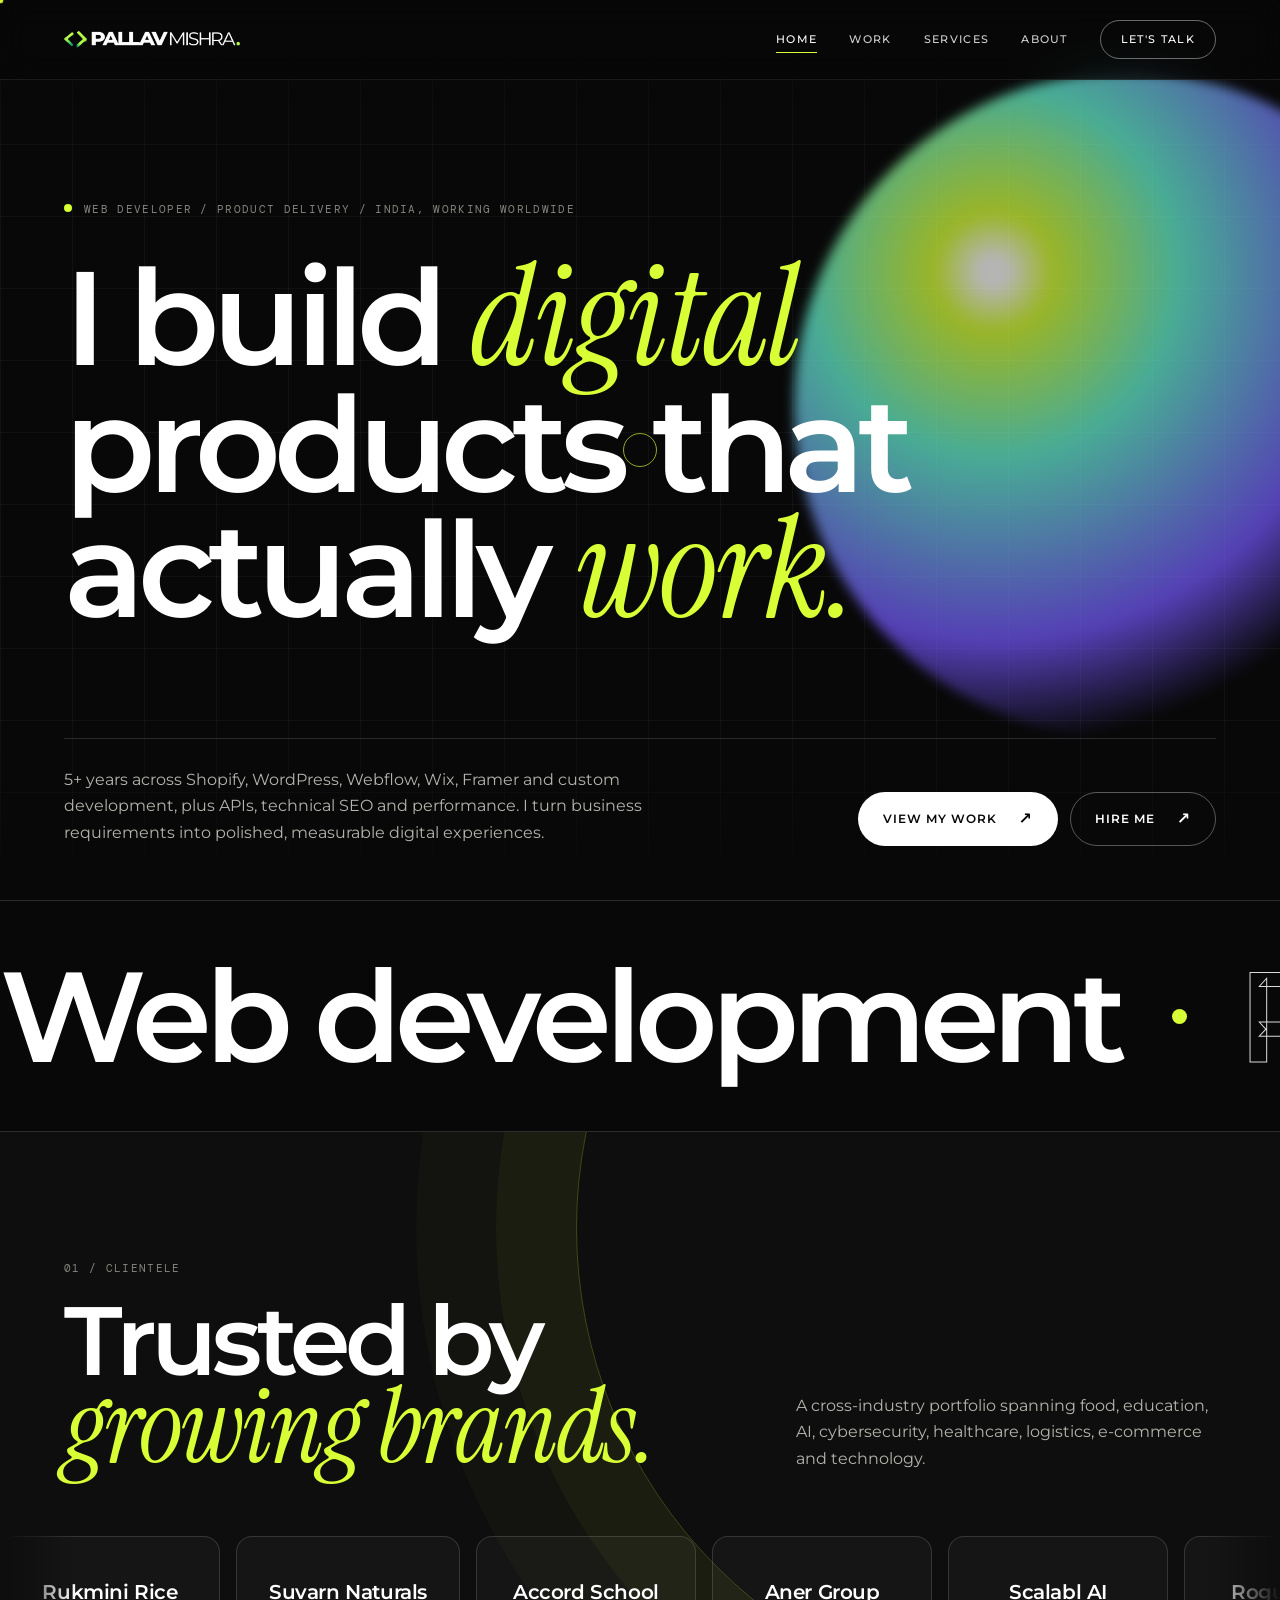
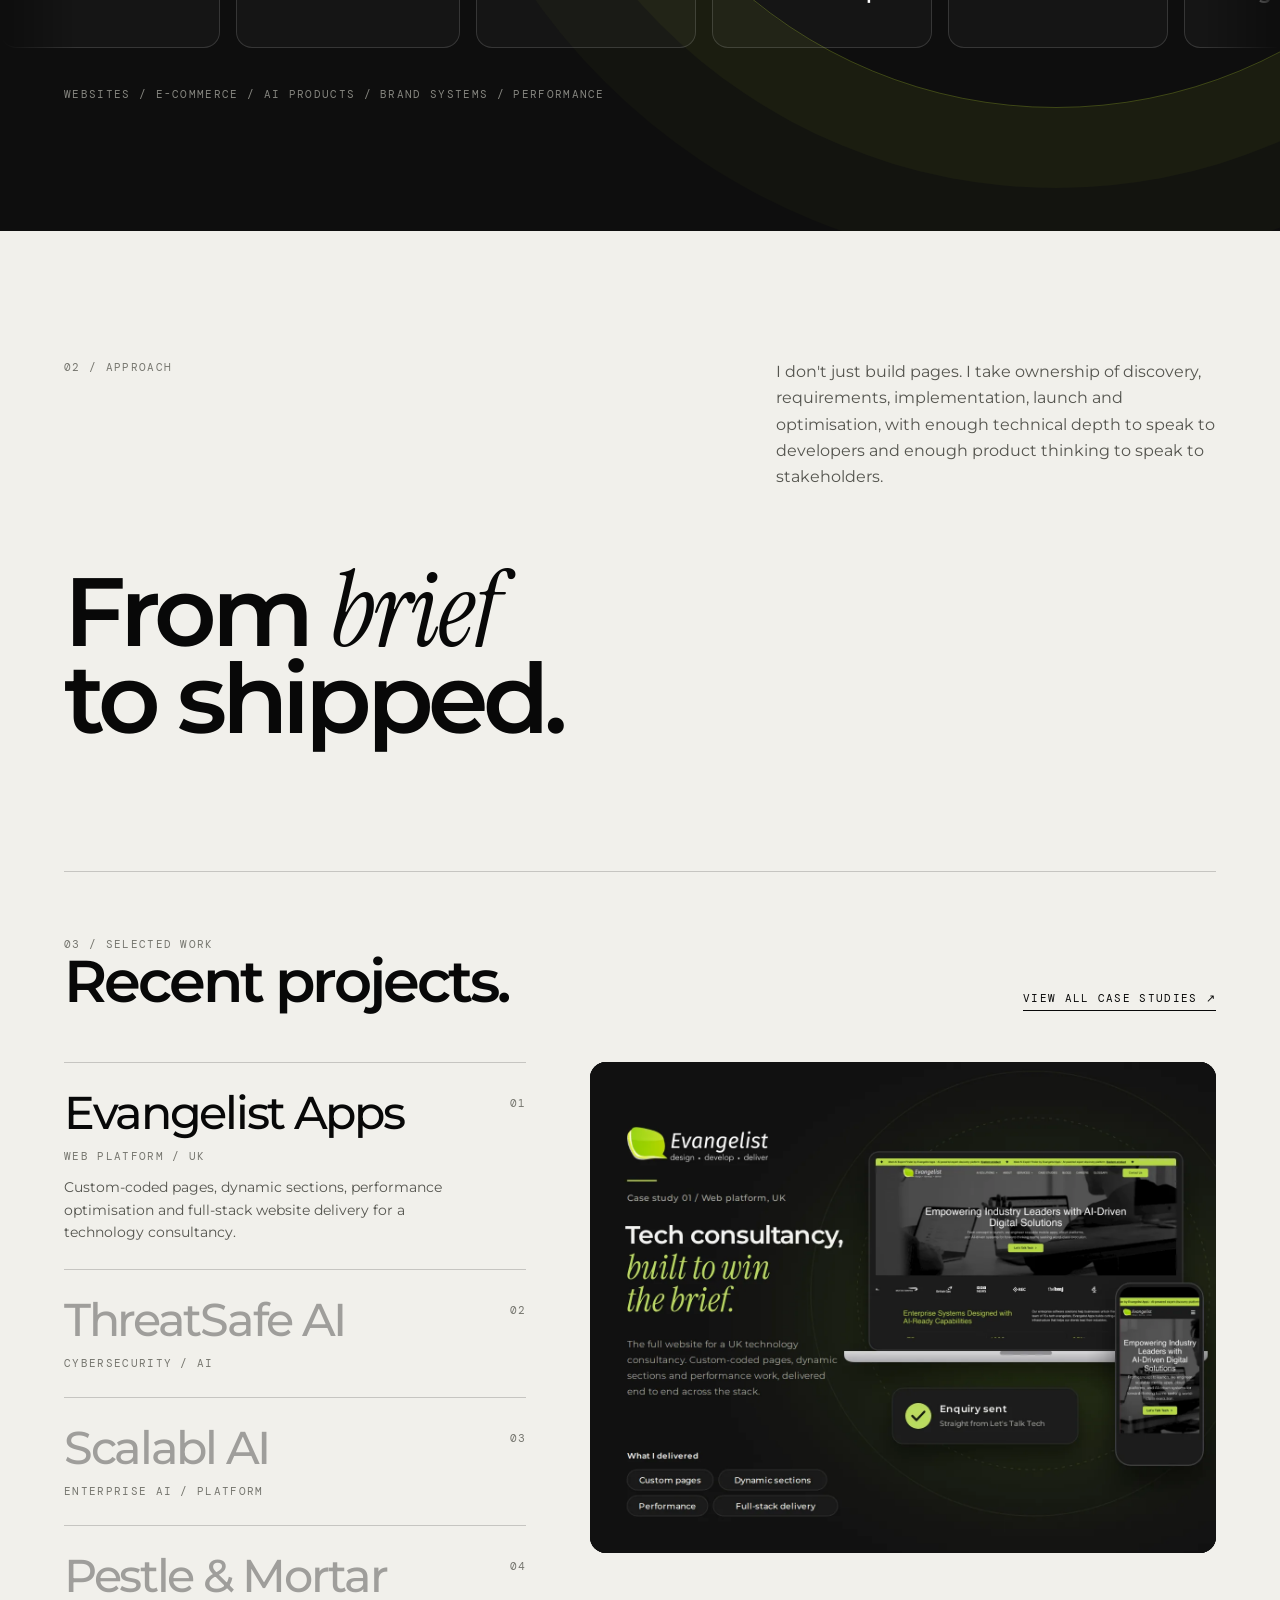
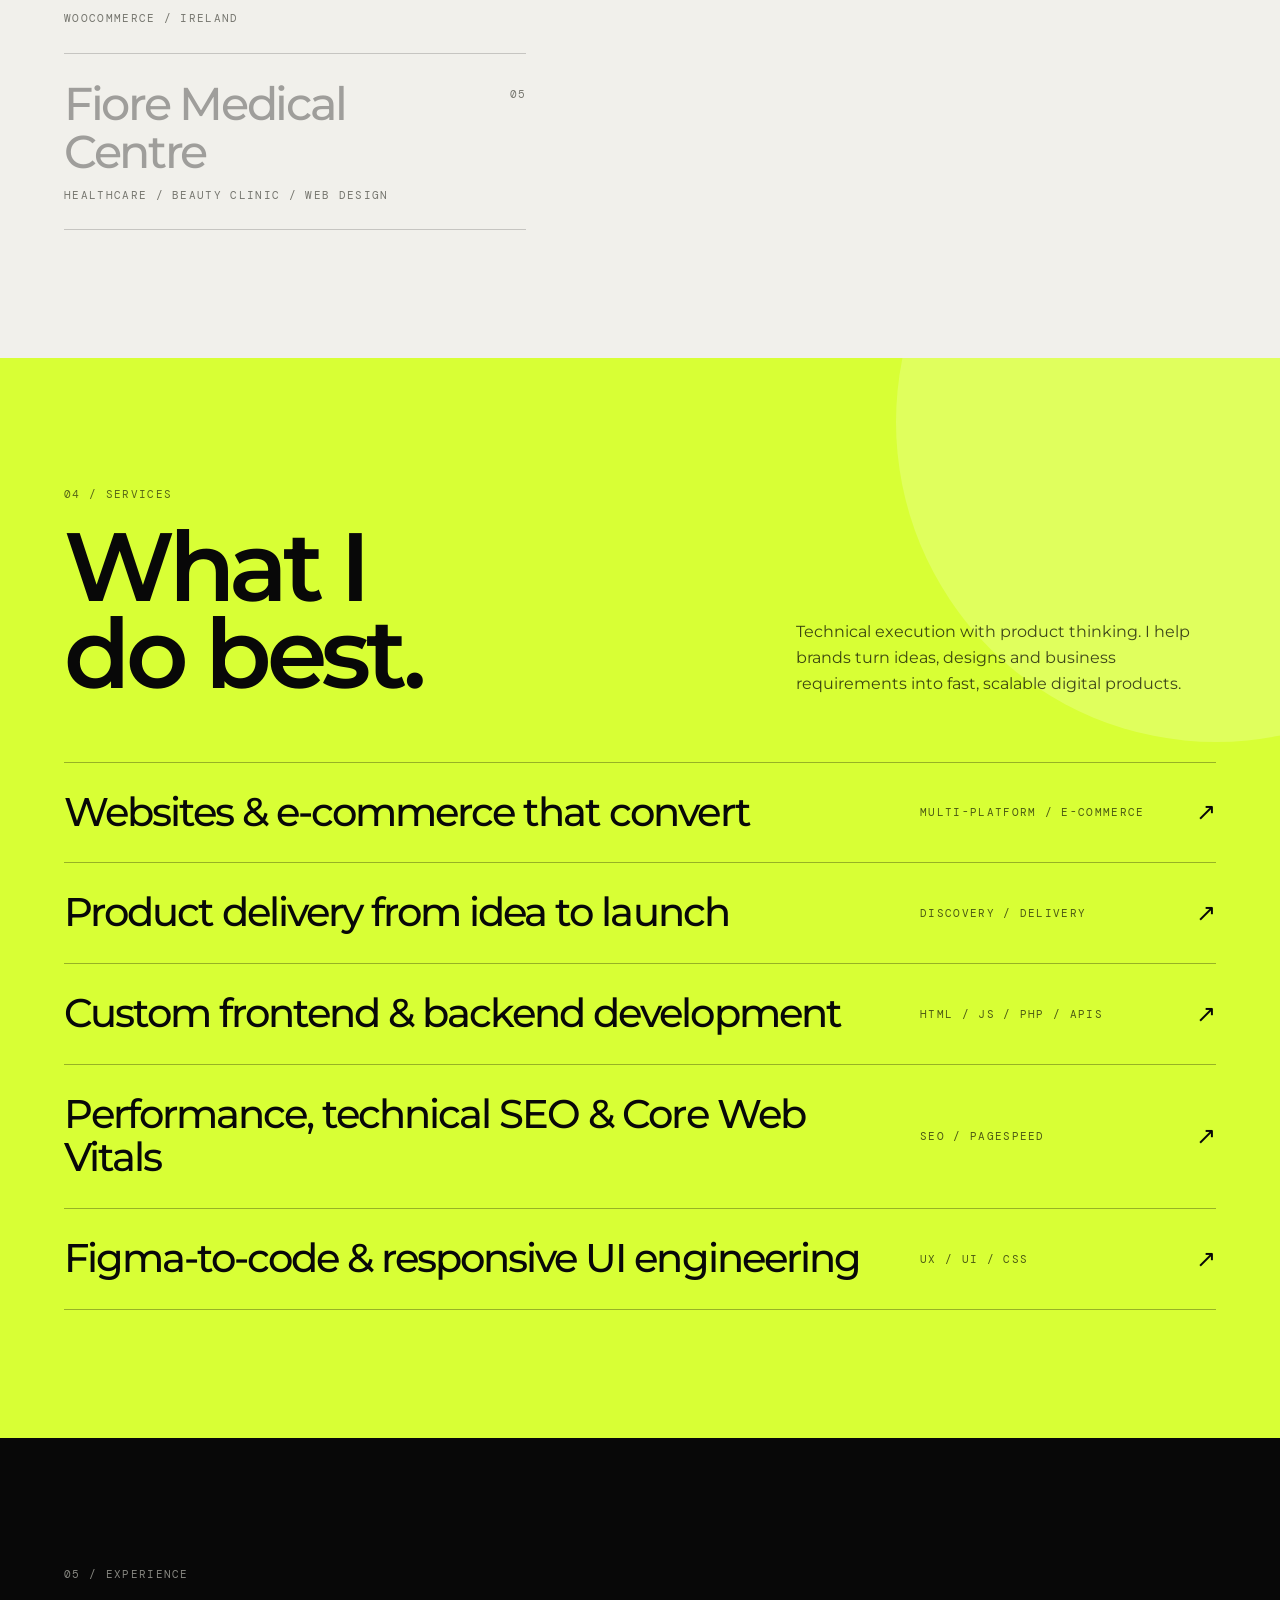
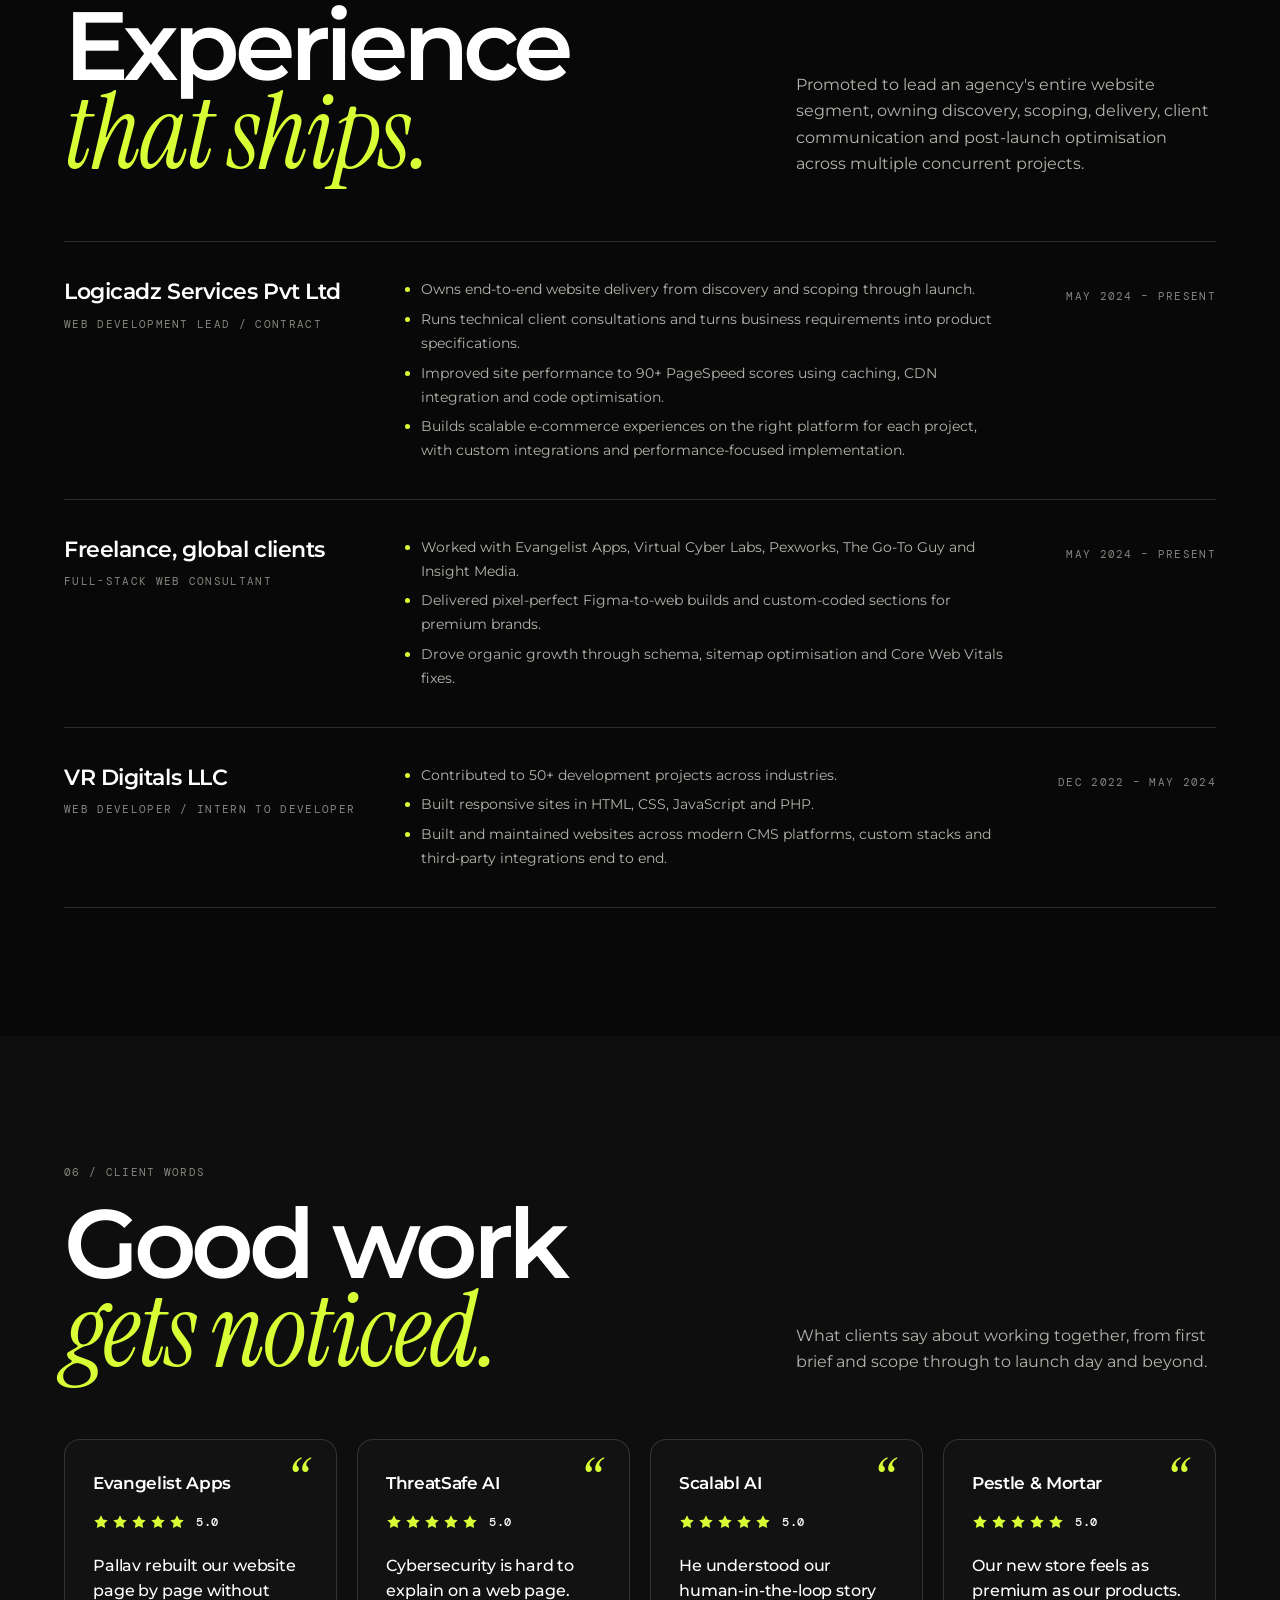
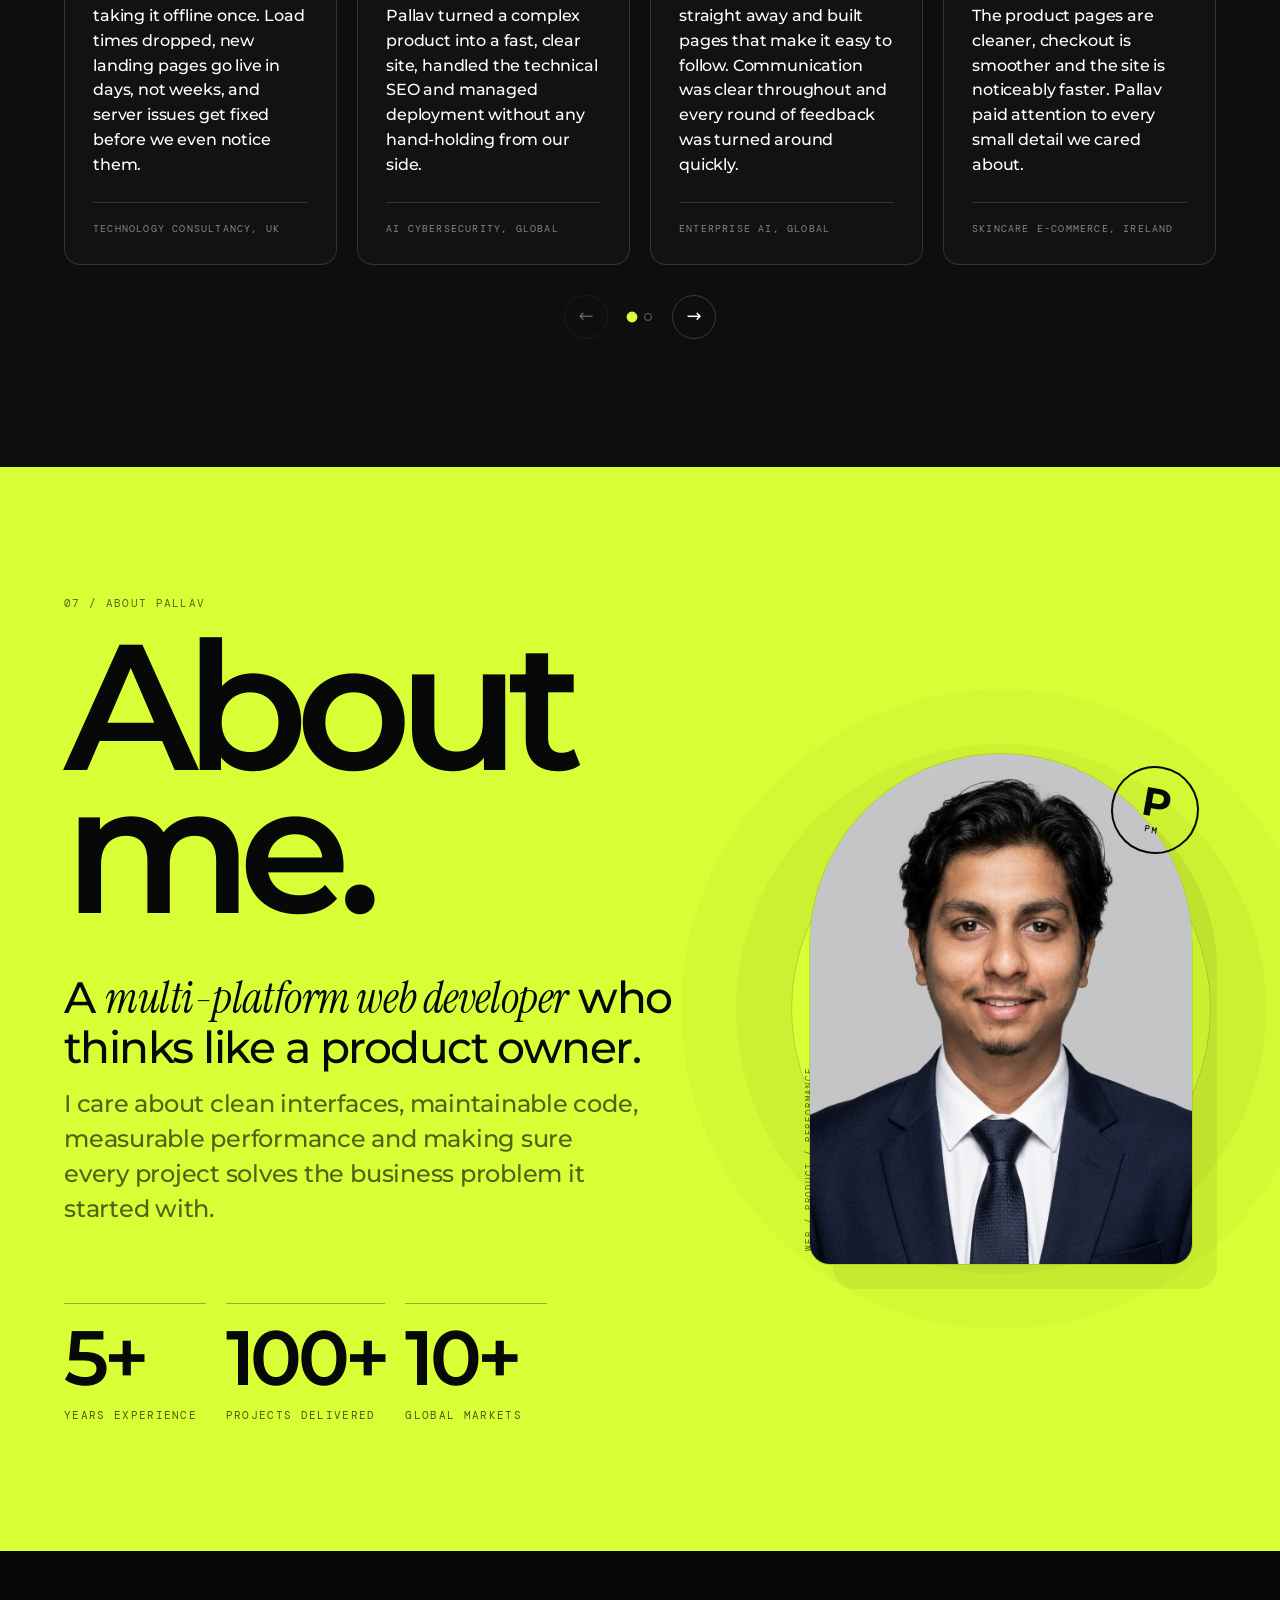
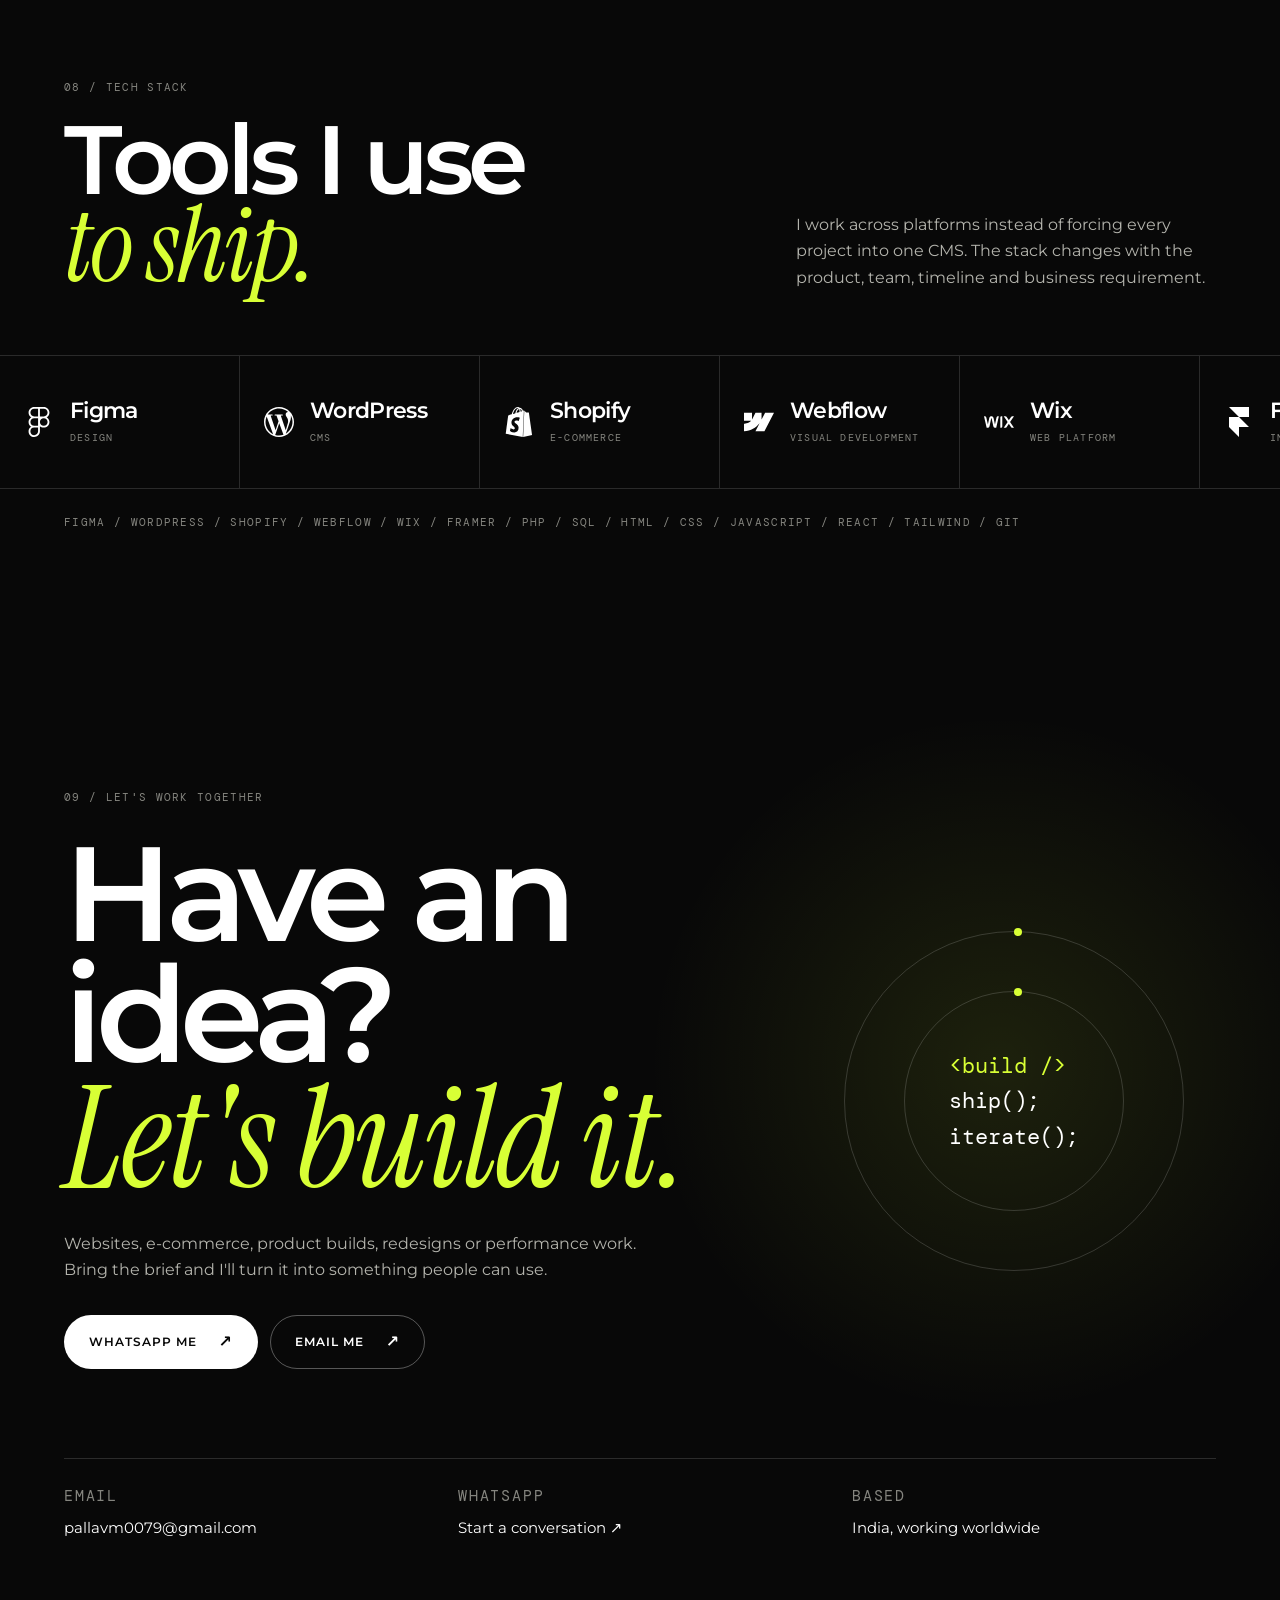
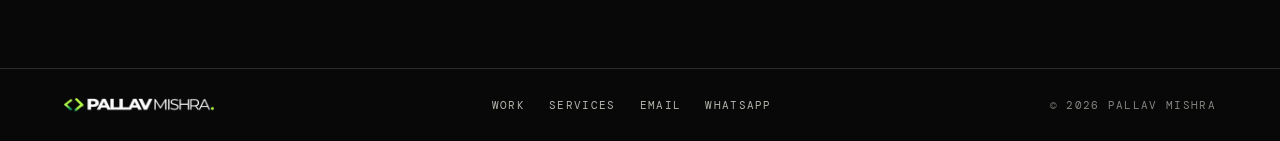
<file: index.html>
<!doctype html>
<html lang="en">
<head>
  <meta charset="utf-8">
  <meta name="viewport" content="width=device-width, initial-scale=1">
  <title>Pallav Mishra | Web Development Lead</title>
  <meta name="description" content="Pallav Mishra, Web Development Lead. Multi-platform web development, product delivery, technical SEO and performance.">
  <meta name="theme-color" content="#080808">
  <meta property="og:type" content="website">
  <meta property="og:title" content="Pallav Mishra | Web Development Lead">
  <meta property="og:description" content="Pallav Mishra, Web Development Lead. Multi-platform web development, product delivery, technical SEO and performance.">
  <meta property="og:image" content="assets/img/profile/pallav-mishra.jpg">
  <link rel="icon" type="image/png" href="assets/img/favicon.png">
  <link rel="apple-touch-icon" href="assets/img/favicon.png">
  <link rel="preload" href="assets/fonts/montserrat-latin-600-normal.woff2" as="font" type="font/woff2" crossorigin>
  <link rel="preload" href="assets/fonts/instrument-serif-latin-400-italic.woff2" as="font" type="font/woff2" crossorigin>
  <link rel="stylesheet" href="assets/css/site.css">
</head>
<body>
  <a class="skip-link" href="#main">Skip to content</a>

  <!-- ===== Navigation ===== -->
  <header class="nav">
    <a class="brand" href="index.html" aria-label="Pallav Mishra, home"><img src="assets/img/logo.png" alt="Pallav Mishra" width="640" height="63"></a>
    <button class="menu-toggle" type="button" aria-label="Open menu" aria-expanded="false" aria-controls="nav-links"><span>Menu</span><i aria-hidden="true"></i></button>
    <nav class="nav-links" id="nav-links" aria-label="Main">
      <a href="index.html" aria-current="page">Home</a>
      <a href="case-studies/index.html">Work</a>
      <a href="services/index.html">Services</a>
      <a href="index.html#about">About</a>
      <a class="nav-cta" href="https://wa.link/0gztux" target="_blank" rel="noopener">Let's talk</a>
    </nav>
  </header>

  <main id="main">

    <!-- ===== Hero ===== -->
    <section class="hero section on-dark" aria-labelledby="hero-title">
      <div class="hero-grid" aria-hidden="true"></div>
      <div class="hero-glow" aria-hidden="true"></div>
      <div class="hero-copy">
        <p class="eyebrow label">Web developer / Product delivery / India, working worldwide</p>
        <h1 id="hero-title">
          <span class="line"><span>I build <em>digital</em></span></span>
          <span class="line"><span>products that</span></span>
          <span class="line"><span>actually <em>work.</em></span></span>
        </h1>
      </div>
      <div class="hero-foot">
        <p>5+ years across Shopify, WordPress, Webflow, Wix, Framer and custom development, plus APIs, technical SEO and performance. I turn business requirements into polished, measurable digital experiences.</p>
        <div class="hero-actions">
          <a class="btn btn--light" href="case-studies/index.html">View my work <span class="arrow" aria-hidden="true">&#8599;</span></a>
          <a class="btn btn--ghost" href="https://wa.link/0gztux" target="_blank" rel="noopener">Hire me <span class="arrow" aria-hidden="true">&#8599;</span></a>
        </div>
      </div>
    </section>

    <!-- ===== Marquee ===== -->
    <div class="marquee on-dark" aria-hidden="true">
      <div class="marquee-track"><div class="marquee-group"><span>Web development</span><i></i><span class="outline">Product delivery</span><i></i><span>Technical SEO</span><i></i><span class="outline">Performance</span><i></i></div><div class="marquee-group"><span>Web development</span><i></i><span class="outline">Product delivery</span><i></i><span>Technical SEO</span><i></i><span class="outline">Performance</span><i></i></div></div>
    </div>

    <!-- ===== 01 Clientele ===== -->
    <section class="clientele section on-dark" aria-labelledby="clientele-title">
      <div class="section-head">
        <div>
          <p class="label">01 / Clientele</p>
          <h2 class="display" id="clientele-title">Trusted by <em>growing brands.</em></h2>
        </div>
        <p>A cross-industry portfolio spanning food, education, AI, cybersecurity, healthcare, logistics, e-commerce and technology.</p>
      </div>
      <div class="logo-row">
        <div class="logo-track"><ul class="logo-group" aria-label="Clients"><li class="logo-card"><span>Rukmini Rice</span></li><li class="logo-card"><span>Suvarn Naturals</span></li><li class="logo-card"><span>Accord School</span></li><li class="logo-card"><span>Aner Group</span></li><li class="logo-card"><span>Scalabl AI</span></li><li class="logo-card"><span>Rogue Bikes</span></li><li class="logo-card"><span>Logicadz</span></li><li class="logo-card"><span>Design by Rai Das</span></li><li class="logo-card"><span>Blackforge</span></li><li class="logo-card"><span>Evangelist Apps</span></li><li class="logo-card"><span>Fiore Medical Centre</span></li><li class="logo-card"><span>ThreatSafe</span></li><li class="logo-card"><span>Virtual Cyber Labs</span></li><li class="logo-card"><span>Vibhum Logistics</span></li></ul><ul class="logo-group" aria-hidden="true"><li class="logo-card"><span>Rukmini Rice</span></li><li class="logo-card"><span>Suvarn Naturals</span></li><li class="logo-card"><span>Accord School</span></li><li class="logo-card"><span>Aner Group</span></li><li class="logo-card"><span>Scalabl AI</span></li><li class="logo-card"><span>Rogue Bikes</span></li><li class="logo-card"><span>Logicadz</span></li><li class="logo-card"><span>Design by Rai Das</span></li><li class="logo-card"><span>Blackforge</span></li><li class="logo-card"><span>Evangelist Apps</span></li><li class="logo-card"><span>Fiore Medical Centre</span></li><li class="logo-card"><span>ThreatSafe</span></li><li class="logo-card"><span>Virtual Cyber Labs</span></li><li class="logo-card"><span>Vibhum Logistics</span></li></ul></div>
      </div>
      <p class="footnote label">Websites / E-commerce / AI products / Brand systems / Performance</p>
    </section>

    <!-- ===== 02 Approach ===== -->
    <section class="approach section on-paper" aria-labelledby="approach-title">
      <div class="approach-top">
        <p class="label">02 / Approach</p>
        <p>I don't just build pages. I take ownership of discovery, requirements, implementation, launch and optimisation, with enough technical depth to speak to developers and enough product thinking to speak to stakeholders.</p>
      </div>
      <h2 class="display" id="approach-title">From <em>brief</em><br>to shipped.</h2>
    </section>

    <!-- ===== 03 Selected work ===== -->
    <section class="work section on-paper" id="work" aria-labelledby="work-title">
      <div class="work-head">
        <div>
          <p class="label">03 / Selected work</p>
          <h3 id="work-title">Recent projects.</h3>
        </div>
        <a class="text-link" href="case-studies/index.html">View all case studies <span aria-hidden="true">&#8599;</span></a>
      </div>
      <div class="work-grid">
        <div class="projects">
          <button class="project is-active" type="button" aria-pressed="true">
            <span class="project-num label">01</span>
            <h4>Evangelist Apps</h4>
            <span class="project-meta label">Web platform / UK</span>
            <span class="project-desc">Custom-coded pages, dynamic sections, performance optimisation and full-stack website delivery for a technology consultancy.</span>
          </button>
          <button class="project" type="button" aria-pressed="false">
            <span class="project-num label">02</span>
            <h4>ThreatSafe AI</h4>
            <span class="project-meta label">Cybersecurity / AI</span>
            <span class="project-desc">AI-powered threat detection platform website covering frontend, performance, technical SEO and deployment.</span>
          </button>
          <button class="project" type="button" aria-pressed="false">
            <span class="project-num label">03</span>
            <h4>Scalabl AI</h4>
            <span class="project-meta label">Enterprise AI / Platform</span>
            <span class="project-desc">Enterprise platform positioning AI models, people and processes in human-in-the-loop workflows.</span>
          </button>
          <button class="project" type="button" aria-pressed="false">
            <span class="project-num label">04</span>
            <h4>Pestle &amp; Mortar</h4>
            <span class="project-meta label">WooCommerce / Ireland</span>
            <span class="project-desc">High-conversion e-commerce experience for an Irish skincare brand with product-led UX and performance focus.</span>
          </button>
          <button class="project" type="button" aria-pressed="false">
            <span class="project-num label">05</span>
            <h4>Fiore Medical Centre</h4>
            <span class="project-meta label">HEALTHCARE / Beauty Clinic / WEB DESIGN</span>
            <span class="project-desc">A custom-designed healthcare website built for Fiore Medical Centre, featuring a premium UI, custom sections, responsive development, PHP-based functionality, and a custom booking system with seamless appointment management.</span>
          </button>
        </div>
        <div class="work-visual" aria-hidden="true">
          <div class="visual-card is-active"><div class="visual-bg"></div><div class="mockup"><img src="assets/img/projects/evangelist-apps.webp" data-fallback="assets/img/projects/evangelist-apps.webp" alt="Evangelist Apps website preview" width="1400" height="900" loading="lazy" decoding="async"></div></div>
          <div class="visual-card"><div class="visual-bg"></div><div class="mockup"><img src="assets/img/projects/threatsafe-ai.webp" data-fallback="assets/img/projects/threatsafe-ai.webp" alt="ThreatSafe AI website preview" width="1400" height="900" loading="lazy" decoding="async"></div></div>
          <div class="visual-card"><div class="visual-bg"></div><div class="mockup"><img src="assets/img/projects/scalabl-ai.webp" data-fallback="assets/img/projects/scalabl-ai.webp" alt="Scalabl AI website preview" width="1400" height="900" loading="lazy" decoding="async"></div></div>
          <div class="visual-card"><div class="visual-bg"></div><div class="mockup"><img src="assets/img/projects/pestle-mortarr.webp" data-fallback="assets/img/projects/pestle-mortarr.webp" alt="Pestle &amp; Mortar website preview" width="1400" height="900" loading="lazy" decoding="async"></div></div>
          <div class="visual-card"><div class="visual-bg"></div><div class="mockup"><img src="assets/img/projects/fiore-medical-centre.webp" alt="Virtual Cyber Labs website preview" width="1600" height="1000" loading="lazy" decoding="async"></div></div>
        </div>
      </div>
    </section>

    <!-- ===== 04 Services ===== -->
    <section class="services section on-lime" id="services" aria-labelledby="services-title">
      <div class="section-head">
        <div>
          <p class="label">04 / Services</p>
          <h2 class="display" id="services-title">What I<br>do best.</h2>
        </div>
        <p>Technical execution with product thinking. I help brands turn ideas, designs and business requirements into fast, scalable digital products.</p>
      </div>
      <div class="service-list">
        <a class="service-row" href="services/index.html#web"><h4>Websites &amp; e-commerce that convert</h4><span class="label">Multi-platform / E-commerce</span><span class="arrow" aria-hidden="true">&#8599;</span></a>
        <a class="service-row" href="services/index.html#product"><h4>Product delivery from idea to launch</h4><span class="label">Discovery / Delivery</span><span class="arrow" aria-hidden="true">&#8599;</span></a>
        <a class="service-row" href="services/index.html#custom"><h4>Custom frontend &amp; backend development</h4><span class="label">HTML / JS / PHP / APIs</span><span class="arrow" aria-hidden="true">&#8599;</span></a>
        <a class="service-row" href="services/index.html#seo"><h4>Performance, technical SEO &amp; Core Web Vitals</h4><span class="label">SEO / PageSpeed</span><span class="arrow" aria-hidden="true">&#8599;</span></a>
        <a class="service-row" href="services/index.html#ui"><h4>Figma-to-code &amp; responsive UI engineering</h4><span class="label">UX / UI / CSS</span><span class="arrow" aria-hidden="true">&#8599;</span></a>
      </div>
    </section>

    <!-- ===== 05 Experience ===== -->
    <section class="experience section on-dark" id="experience" aria-labelledby="experience-title">
      <div class="section-head">
        <div>
          <p class="label">05 / Experience</p>
          <h2 class="display" id="experience-title">Experience<br><em>that ships.</em></h2>
        </div>
        <p>Promoted to lead an agency's entire website segment, owning discovery, scoping, delivery, client communication and post-launch optimisation across multiple concurrent projects.</p>
      </div>
      <div class="timeline">
        <article class="job">
          <div><h3>Logicadz Services Pvt Ltd</h3><span class="label">Web Development Lead / Contract</span></div>
          <ul>
            <li>Owns end-to-end website delivery from discovery and scoping through launch.</li>
            <li>Runs technical client consultations and turns business requirements into product specifications.</li>
            <li>Improved site performance to 90+ PageSpeed scores using caching, CDN integration and code optimisation.</li>
            <li>Builds scalable e-commerce experiences on the right platform for each project, with custom integrations and performance-focused implementation.</li>
          </ul>
          <span class="date label">May 2024 &ndash; Present</span>
        </article>
        <article class="job">
          <div><h3>Freelance, global clients</h3><span class="label">Full-stack Web Consultant</span></div>
          <ul>
            <li>Worked with Evangelist Apps, Virtual Cyber Labs, Pexworks, The Go-To Guy and Insight Media.</li>
            <li>Delivered pixel-perfect Figma-to-web builds and custom-coded sections for premium brands.</li>
            <li>Drove organic growth through schema, sitemap optimisation and Core Web Vitals fixes.</li>
          </ul>
          <span class="date label">May 2024 &ndash; Present</span>
        </article>
        <article class="job">
          <div><h3>VR Digitals LLC</h3><span class="label">Web Developer / Intern to Developer</span></div>
          <ul>
            <li>Contributed to 50+ development projects across industries.</li>
            <li>Built responsive sites in HTML, CSS, JavaScript and PHP.</li>
            <li>Built and maintained websites across modern CMS platforms, custom stacks and third-party integrations end to end.</li>
          </ul>
          <span class="date label">Dec 2022 &ndash; May 2024</span>
        </article>
      </div>
    </section>

        <!-- ===== 06 Testimonials (4 per view on desktop, 2 on tablet, 1 on phone) ===== -->
    <!-- DRAFT REVIEWS: every quote below needs written approval from that client before publishing.
         Once approved, change data-approved="false" to "true". Adjust the star rating if the client gives a different score. -->
    <section class="testimonials section on-dark" id="testimonials" aria-labelledby="testimonials-title">
      <svg width="0" height="0" style="position:absolute" aria-hidden="true" focusable="false">
        <symbol id="star" viewBox="0 0 20 20"><path d="M10 1.6l2.6 5.3 5.8.8-4.2 4.1 1 5.8L10 14.9l-5.2 2.7 1-5.8L1.6 7.7l5.8-.8z"/></symbol>
      </svg>

      <div class="section-head">
        <div>
          <p class="label">06 / Client words</p>
          <h2 class="display" id="testimonials-title">Good work<br><em>gets noticed.</em></h2>
        </div>
        <p>What clients say about working together, from first brief and scope through to launch day and beyond.</p>
      </div>

      <div class="testimonial-slider" role="region" aria-roledescription="carousel" aria-label="Client testimonials">
        <div class="testimonial-track" tabindex="0">

          <figure class="quote-card" data-approved="false">
            <div class="quote-top"><strong class="quote-client">Evangelist Apps</strong><span class="quote-mark" aria-hidden="true">&ldquo;</span></div>
            <div class="quote-rating" role="img" aria-label="Rated 5 out of 5"><svg aria-hidden="true"><use href="#star"/></svg><svg aria-hidden="true"><use href="#star"/></svg><svg aria-hidden="true"><use href="#star"/></svg><svg aria-hidden="true"><use href="#star"/></svg><svg aria-hidden="true"><use href="#star"/></svg><span class="quote-score">5.0</span></div>
            <blockquote>Pallav rebuilt our website page by page without taking it offline once. Load times dropped, new landing pages go live in days, not weeks, and server issues get fixed before we even notice them.</blockquote>
            <figcaption><span class="label">Technology consultancy, UK</span></figcaption>
          </figure>

          <figure class="quote-card" data-approved="false">
            <div class="quote-top"><strong class="quote-client">ThreatSafe AI</strong><span class="quote-mark" aria-hidden="true">&ldquo;</span></div>
            <div class="quote-rating" role="img" aria-label="Rated 5 out of 5"><svg aria-hidden="true"><use href="#star"/></svg><svg aria-hidden="true"><use href="#star"/></svg><svg aria-hidden="true"><use href="#star"/></svg><svg aria-hidden="true"><use href="#star"/></svg><svg aria-hidden="true"><use href="#star"/></svg><span class="quote-score">5.0</span></div>
            <blockquote>Cybersecurity is hard to explain on a web page. Pallav turned a complex product into a fast, clear site, handled the technical SEO and managed deployment without any hand-holding from our side.</blockquote>
            <figcaption><span class="label">AI cybersecurity, Global</span></figcaption>
          </figure>

          <figure class="quote-card" data-approved="false">
            <div class="quote-top"><strong class="quote-client">Scalabl AI</strong><span class="quote-mark" aria-hidden="true">&ldquo;</span></div>
            <div class="quote-rating" role="img" aria-label="Rated 5 out of 5"><svg aria-hidden="true"><use href="#star"/></svg><svg aria-hidden="true"><use href="#star"/></svg><svg aria-hidden="true"><use href="#star"/></svg><svg aria-hidden="true"><use href="#star"/></svg><svg aria-hidden="true"><use href="#star"/></svg><span class="quote-score">5.0</span></div>
            <blockquote>He understood our human-in-the-loop story straight away and built pages that make it easy to follow. Communication was clear throughout and every round of feedback was turned around quickly.</blockquote>
            <figcaption><span class="label">Enterprise AI, Global</span></figcaption>
          </figure>

          <figure class="quote-card" data-approved="false">
            <div class="quote-top"><strong class="quote-client">Pestle &amp; Mortar</strong><span class="quote-mark" aria-hidden="true">&ldquo;</span></div>
            <div class="quote-rating" role="img" aria-label="Rated 5 out of 5"><svg aria-hidden="true"><use href="#star"/></svg><svg aria-hidden="true"><use href="#star"/></svg><svg aria-hidden="true"><use href="#star"/></svg><svg aria-hidden="true"><use href="#star"/></svg><svg aria-hidden="true"><use href="#star"/></svg><span class="quote-score">5.0</span></div>
            <blockquote>Our new store feels as premium as our products. The product pages are cleaner, checkout is smoother and the site is noticeably faster. Pallav paid attention to every small detail we cared about.</blockquote>
            <figcaption><span class="label">Skincare e-commerce, Ireland</span></figcaption>
          </figure>

          <figure class="quote-card" data-approved="false">
            <div class="quote-top"><strong class="quote-client">Fiore Medical Centre</strong><span class="quote-mark" aria-hidden="true">&ldquo;</span></div>
            <div class="quote-rating" role="img" aria-label="Rated 5 out of 5"><svg aria-hidden="true"><use href="#star"/></svg><svg aria-hidden="true"><use href="#star"/></svg><svg aria-hidden="true"><use href="#star"/></svg><svg aria-hidden="true"><use href="#star"/></svg><svg aria-hidden="true"><use href="#star"/></svg><span class="quote-score">5.0</span></div>
            <blockquote>Patients now book consultations online instead of calling the clinic. The booking system manages every request through to confirmation, and the site finally reflects the quality of care we offer.</blockquote>
            <figcaption><span class="label">Dermatology clinic, Dubai</span></figcaption>
          </figure>

          <figure class="quote-card" data-approved="false">
            <div class="quote-top"><strong class="quote-client">Rogue Bikes</strong><span class="quote-mark" aria-hidden="true">&ldquo;</span></div>
            <div class="quote-rating" role="img" aria-label="Rated 5 out of 5"><svg aria-hidden="true"><use href="#star"/></svg><svg aria-hidden="true"><use href="#star"/></svg><svg aria-hidden="true"><use href="#star"/></svg><svg aria-hidden="true"><use href="#star"/></svg><svg aria-hidden="true"><use href="#star"/></svg><span class="quote-score">5.0</span></div>
            <blockquote>The site looks as sharp as the bikes we sell. Quote requests come in from every page, and buyers arrive already knowing what they want. Pallav understood our business from the first call.</blockquote>
            <figcaption><span class="label">Superbike dealer, Pune</span></figcaption>
          </figure>

          <figure class="quote-card" data-approved="false">
            <div class="quote-top"><strong class="quote-client">Suvarn Naturals</strong><span class="quote-mark" aria-hidden="true">&ldquo;</span></div>
            <div class="quote-rating" role="img" aria-label="Rated 5 out of 5"><svg aria-hidden="true"><use href="#star"/></svg><svg aria-hidden="true"><use href="#star"/></svg><svg aria-hidden="true"><use href="#star"/></svg><svg aria-hidden="true"><use href="#star"/></svg><svg aria-hidden="true"><use href="#star"/></svg><span class="quote-score">5.0</span></div>
            <blockquote>Our customers shop on their phones, and Pallav built the store with that in mind. Mobile checkout is quick, WhatsApp ordering works smoothly and our product range has never looked better.</blockquote>
            <figcaption><span class="label">Natural skincare, India</span></figcaption>
          </figure>

          <figure class="quote-card" data-approved="false">
            <div class="quote-top"><strong class="quote-client">Accord School</strong><span class="quote-mark" aria-hidden="true">&ldquo;</span></div>
            <div class="quote-rating" role="img" aria-label="Rated 5 out of 5"><svg aria-hidden="true"><use href="#star"/></svg><svg aria-hidden="true"><use href="#star"/></svg><svg aria-hidden="true"><use href="#star"/></svg><svg aria-hidden="true"><use href="#star"/></svg><svg aria-hidden="true"><use href="#star"/></svg><span class="quote-score">5.0</span></div>
            <blockquote>Parents can now find admissions, academics and campus details in a few clicks, and enquiries reach our office without delay. The whole project was well planned and delivered without stress.</blockquote>
            <figcaption><span class="label">CBSE school, Tirupati</span></figcaption>
          </figure>

        </div>
        <div class="slider-controls">
          <button class="slider-btn slider-prev" type="button" aria-label="Previous testimonials">&larr;</button>
          <div class="slider-dots"></div>
          <button class="slider-btn slider-next" type="button" aria-label="Next testimonials">&rarr;</button>
        </div>
      </div>
    </section>

    <!-- ===== 07 About ===== -->
    <section class="about section on-lime" id="about" aria-labelledby="about-title">
      <div class="about-layout">
        <div>
          <p class="label">07 / About Pallav</p>
          <h2 class="about-title" id="about-title">About<br>me.</h2>
          <p class="about-copy">A <em>multi-platform web developer</em> who thinks like a product owner.
            <span class="dim">I care about clean interfaces, maintainable code, measurable performance and making sure every project solves the business problem it started with.</span></p>
          <div class="stats">
            <div class="stat"><strong>5+</strong><span class="label">Years experience</span></div>
            <div class="stat"><strong>100+</strong><span class="label">Projects delivered</span></div>
            <div class="stat"><strong>10+</strong><span class="label">Global markets</span></div>
          </div>
        </div>
        <div class="portrait">
          <div class="portrait-ring" aria-hidden="true"></div>
          <div class="portrait-frame"><img src="assets/img/profile/pallav-mishra.jpg" alt="Portrait of Pallav Mishra" width="896" height="1200" loading="lazy" decoding="async"></div>
          <div class="portrait-tag label" aria-hidden="true">Web / Product / Performance</div>
          <div class="portrait-stamp" aria-hidden="true">P<small>PM</small></div>
        </div>
      </div>
    </section>

    <!-- ===== 08 Tech stack ===== -->
    <section class="stack section on-dark" id="stack" aria-labelledby="stack-title">
      <div class="section-head">
        <div>
          <p class="label">08 / Tech stack</p>
          <h2 class="display" id="stack-title">Tools I use<br><em>to ship.</em></h2>
        </div>
        <p>I work across platforms instead of forcing every project into one CMS. The stack changes with the product, team, timeline and business requirement.</p>
      </div>
      <div class="stack-row">
        <div class="stack-track"><div class="stack-group"><div class="stack-item"><img src="assets/img/icons/figma.svg" alt="" width="30" height="30" loading="lazy"><span>Figma</span><small class="label">Design</small></div><div class="stack-item"><img src="assets/img/icons/wordpress.svg" alt="" width="30" height="30" loading="lazy"><span>WordPress</span><small class="label">CMS</small></div><div class="stack-item"><img src="assets/img/icons/shopify.svg" alt="" width="30" height="30" loading="lazy"><span>Shopify</span><small class="label">E-commerce</small></div><div class="stack-item"><img src="assets/img/icons/webflow.svg" alt="" width="30" height="30" loading="lazy"><span>Webflow</span><small class="label">Visual development</small></div><div class="stack-item"><img src="assets/img/icons/wix.svg" alt="" width="30" height="30" loading="lazy"><span>Wix</span><small class="label">Web platform</small></div><div class="stack-item"><img src="assets/img/icons/framer.svg" alt="" width="30" height="30" loading="lazy"><span>Framer</span><small class="label">Interactive web</small></div><div class="stack-item"><img src="assets/img/icons/php.svg" alt="" width="30" height="30" loading="lazy"><span>PHP</span><small class="label">Backend</small></div><div class="stack-item"><img src="assets/img/icons/mysql.svg" alt="" width="30" height="30" loading="lazy"><span>SQL</span><small class="label">Data</small></div><div class="stack-item"><img src="assets/img/icons/html5.svg" alt="" width="30" height="30" loading="lazy"><span>HTML</span><small class="label">Structure</small></div><div class="stack-item"><img src="assets/img/icons/css.svg" alt="" width="30" height="30" loading="lazy"><span>CSS</span><small class="label">UI</small></div><div class="stack-item"><img src="assets/img/icons/javascript.svg" alt="" width="30" height="30" loading="lazy"><span>JavaScript</span><small class="label">Interaction</small></div><div class="stack-item"><img src="assets/img/icons/react.svg" alt="" width="30" height="30" loading="lazy"><span>React</span><small class="label">Frontend</small></div><div class="stack-item"><img src="assets/img/icons/tailwindcss.svg" alt="" width="30" height="30" loading="lazy"><span>Tailwind</span><small class="label">Styling</small></div><div class="stack-item"><img src="assets/img/icons/git.svg" alt="" width="30" height="30" loading="lazy"><span>Git</span><small class="label">Version control</small></div></div><div class="stack-group" aria-hidden="true"><div class="stack-item"><img src="assets/img/icons/figma.svg" alt="" width="30" height="30" loading="lazy"><span>Figma</span><small class="label">Design</small></div><div class="stack-item"><img src="assets/img/icons/wordpress.svg" alt="" width="30" height="30" loading="lazy"><span>WordPress</span><small class="label">CMS</small></div><div class="stack-item"><img src="assets/img/icons/shopify.svg" alt="" width="30" height="30" loading="lazy"><span>Shopify</span><small class="label">E-commerce</small></div><div class="stack-item"><img src="assets/img/icons/webflow.svg" alt="" width="30" height="30" loading="lazy"><span>Webflow</span><small class="label">Visual development</small></div><div class="stack-item"><img src="assets/img/icons/wix.svg" alt="" width="30" height="30" loading="lazy"><span>Wix</span><small class="label">Web platform</small></div><div class="stack-item"><img src="assets/img/icons/framer.svg" alt="" width="30" height="30" loading="lazy"><span>Framer</span><small class="label">Interactive web</small></div><div class="stack-item"><img src="assets/img/icons/php.svg" alt="" width="30" height="30" loading="lazy"><span>PHP</span><small class="label">Backend</small></div><div class="stack-item"><img src="assets/img/icons/mysql.svg" alt="" width="30" height="30" loading="lazy"><span>SQL</span><small class="label">Data</small></div><div class="stack-item"><img src="assets/img/icons/html5.svg" alt="" width="30" height="30" loading="lazy"><span>HTML</span><small class="label">Structure</small></div><div class="stack-item"><img src="assets/img/icons/css.svg" alt="" width="30" height="30" loading="lazy"><span>CSS</span><small class="label">UI</small></div><div class="stack-item"><img src="assets/img/icons/javascript.svg" alt="" width="30" height="30" loading="lazy"><span>JavaScript</span><small class="label">Interaction</small></div><div class="stack-item"><img src="assets/img/icons/react.svg" alt="" width="30" height="30" loading="lazy"><span>React</span><small class="label">Frontend</small></div><div class="stack-item"><img src="assets/img/icons/tailwindcss.svg" alt="" width="30" height="30" loading="lazy"><span>Tailwind</span><small class="label">Styling</small></div><div class="stack-item"><img src="assets/img/icons/git.svg" alt="" width="30" height="30" loading="lazy"><span>Git</span><small class="label">Version control</small></div></div></div>
      </div>
      <p class="footnote label">Figma / WordPress / Shopify / Webflow / Wix / Framer / PHP / SQL / HTML / CSS / JavaScript / React / Tailwind / Git</p>
    </section>

    <!-- ===== 09 Contact ===== -->
    <section class="contact section on-dark" id="contact" aria-labelledby="contact-title">
      <p class="label">09 / Let's work together</p>
      <div class="contact-grid">
        <div>
          <h2 id="contact-title">Have an idea?<br><em>Let's build it.</em></h2>
          <p>Websites, e-commerce, product builds, redesigns or performance work. Bring the brief and I'll turn it into something people can use.</p>
          <div class="contact-actions">
            <a class="btn btn--light" href="https://wa.link/0gztux" target="_blank" rel="noopener">WhatsApp me <span class="arrow" aria-hidden="true">&#8599;</span></a>
            <a class="btn btn--ghost" href="mailto:pallavm0079@gmail.com">Email me <span class="arrow" aria-hidden="true">&#8599;</span></a>
          </div>
        </div>
        <div class="contact-visual" aria-hidden="true">
          <div class="orbit orbit--lg"></div>
          <div class="orbit orbit--sm"></div>
          <div class="contact-code"><span>&lt;build /&gt;</span><br>ship();<br>iterate();</div>
        </div>
      </div>
      <div class="contact-foot">
        <div><span class="label">Email</span><a href="mailto:pallavm0079@gmail.com">pallavm0079@gmail.com</a></div>
        <div><span class="label">WhatsApp</span><a href="https://wa.link/0gztux" target="_blank" rel="noopener">Start a conversation &#8599;</a></div>
        <div><span class="label">Based</span><span>India, working worldwide</span></div>
      </div>
    </section>

  </main>

  <!-- ===== Footer ===== -->
  <footer class="footer">
    <a class="brand" href="index.html" aria-label="Pallav Mishra, home"><img src="assets/img/logo.png" alt="Pallav Mishra" width="640" height="63" loading="lazy"></a>
    <nav class="footer-links label" aria-label="Footer">
      <a href="case-studies/index.html">Work</a>
      <a href="services/index.html">Services</a>
      <a href="mailto:pallavm0079@gmail.com">Email</a>
      <a href="https://wa.link/0gztux" target="_blank" rel="noopener">WhatsApp</a>
    </nav>
    <div class="label">&copy; <span data-year>2026</span> Pallav Mishra</div>
  </footer>

  <a class="wa-float" href="https://wa.link/0gztux" target="_blank" rel="noopener" aria-label="Chat with Pallav on WhatsApp">WhatsApp <span aria-hidden="true">&#8599;</span></a>
  <div class="cursor-dot" aria-hidden="true"></div>
  <div class="cursor-ring" aria-hidden="true"></div>
  <script src="assets/js/site.js" defer></script>
</body>
</html>
</file>
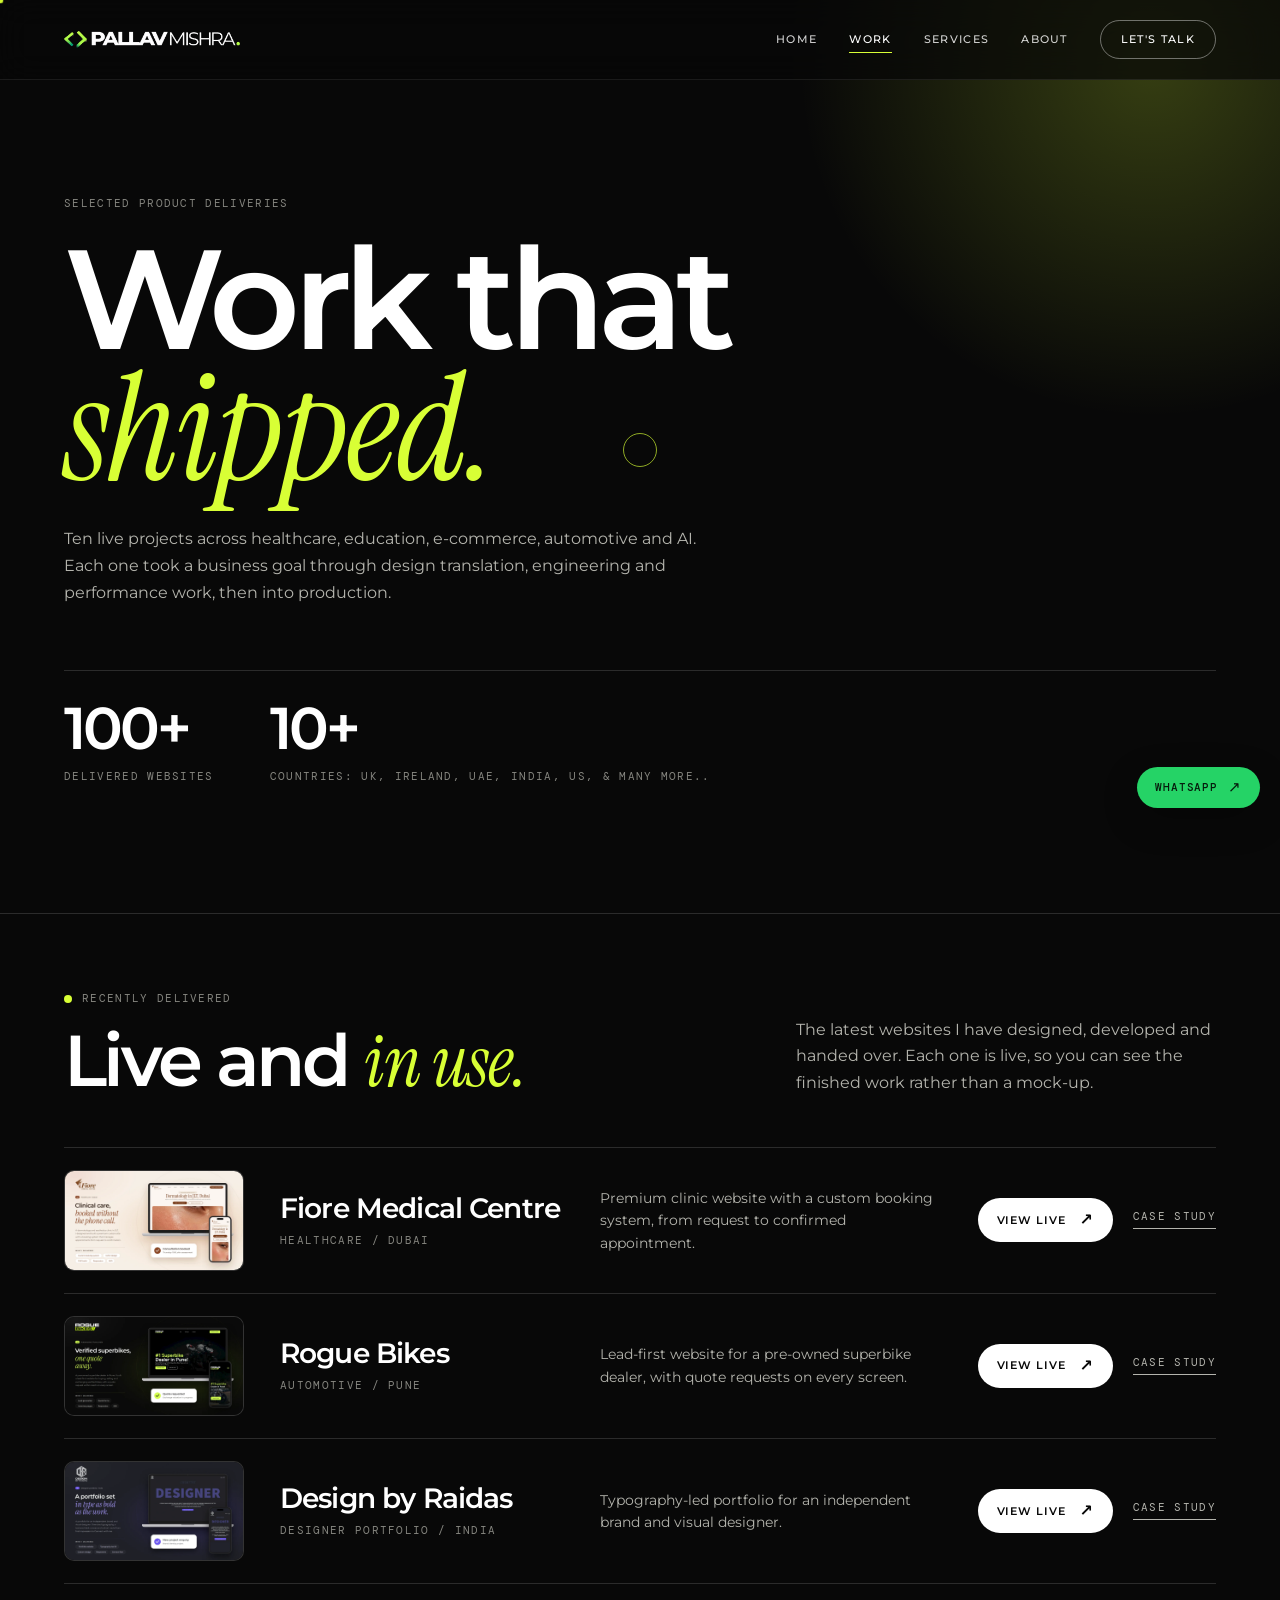
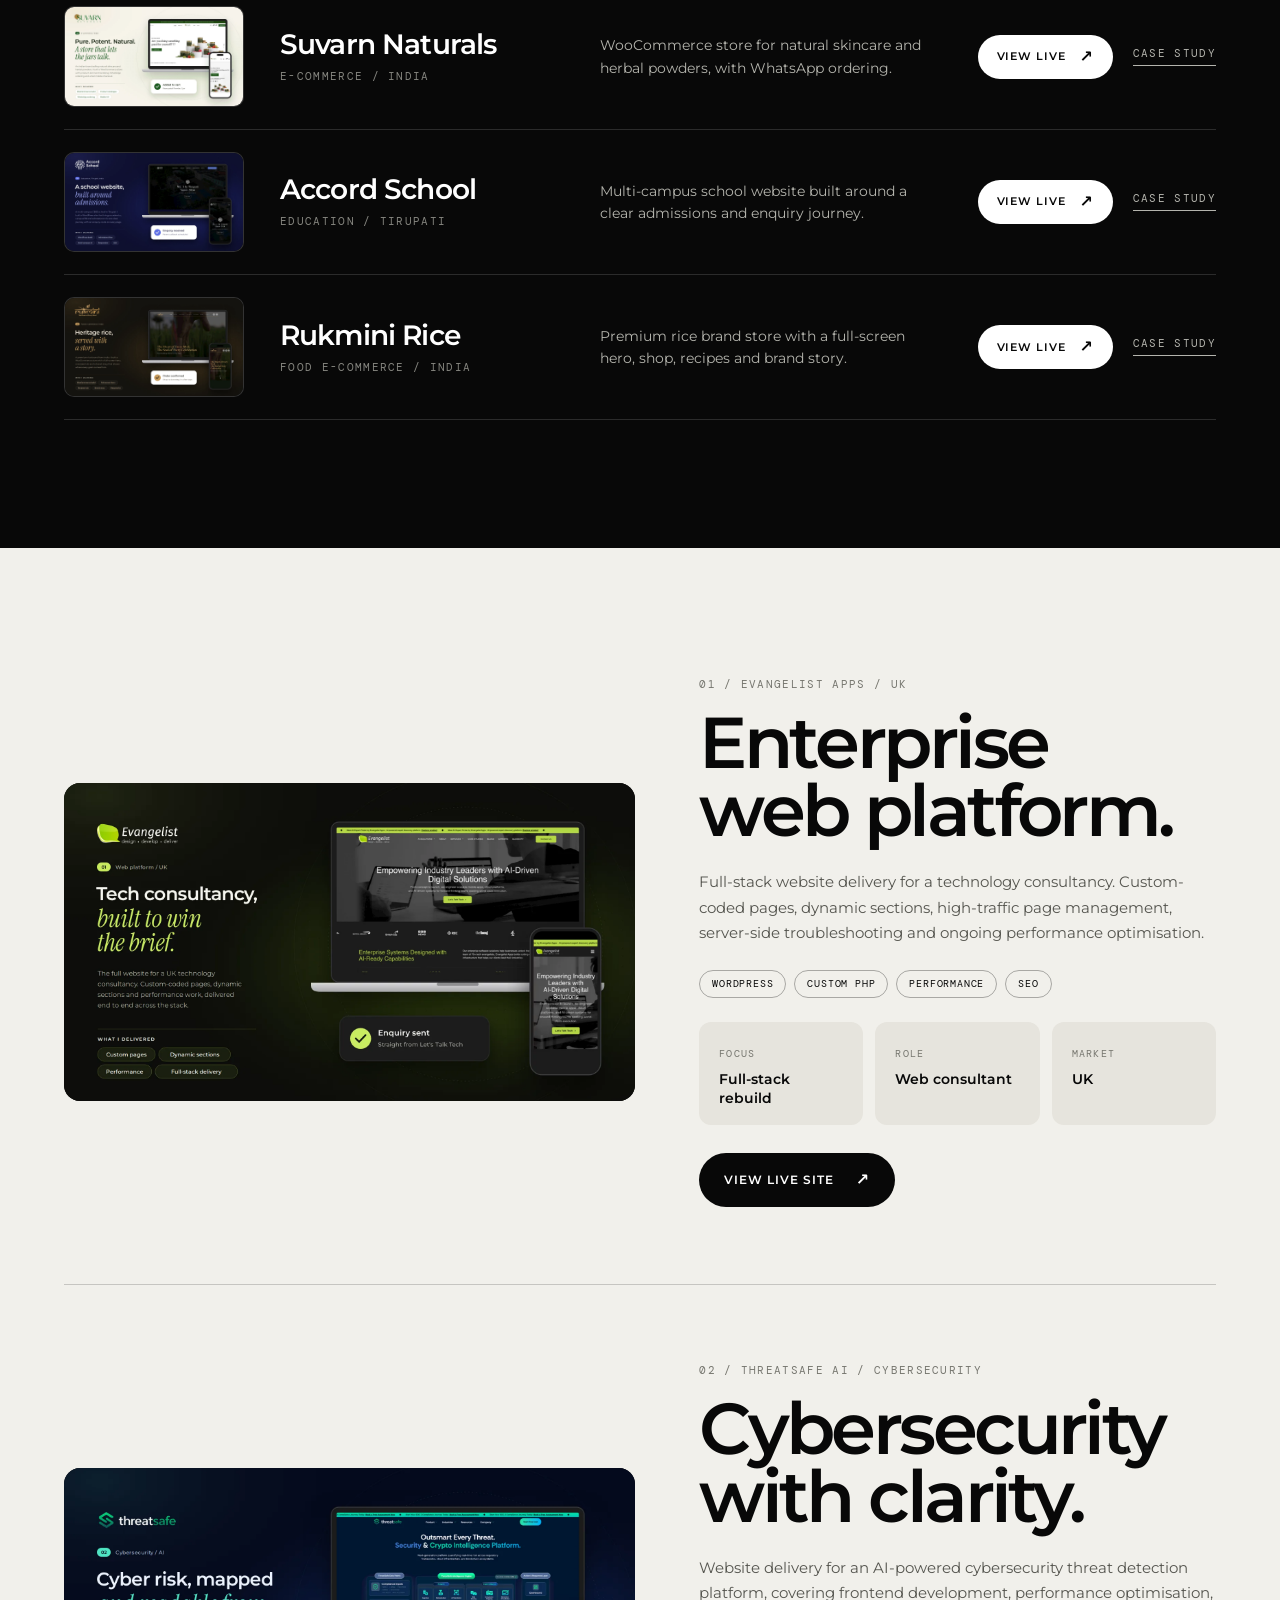
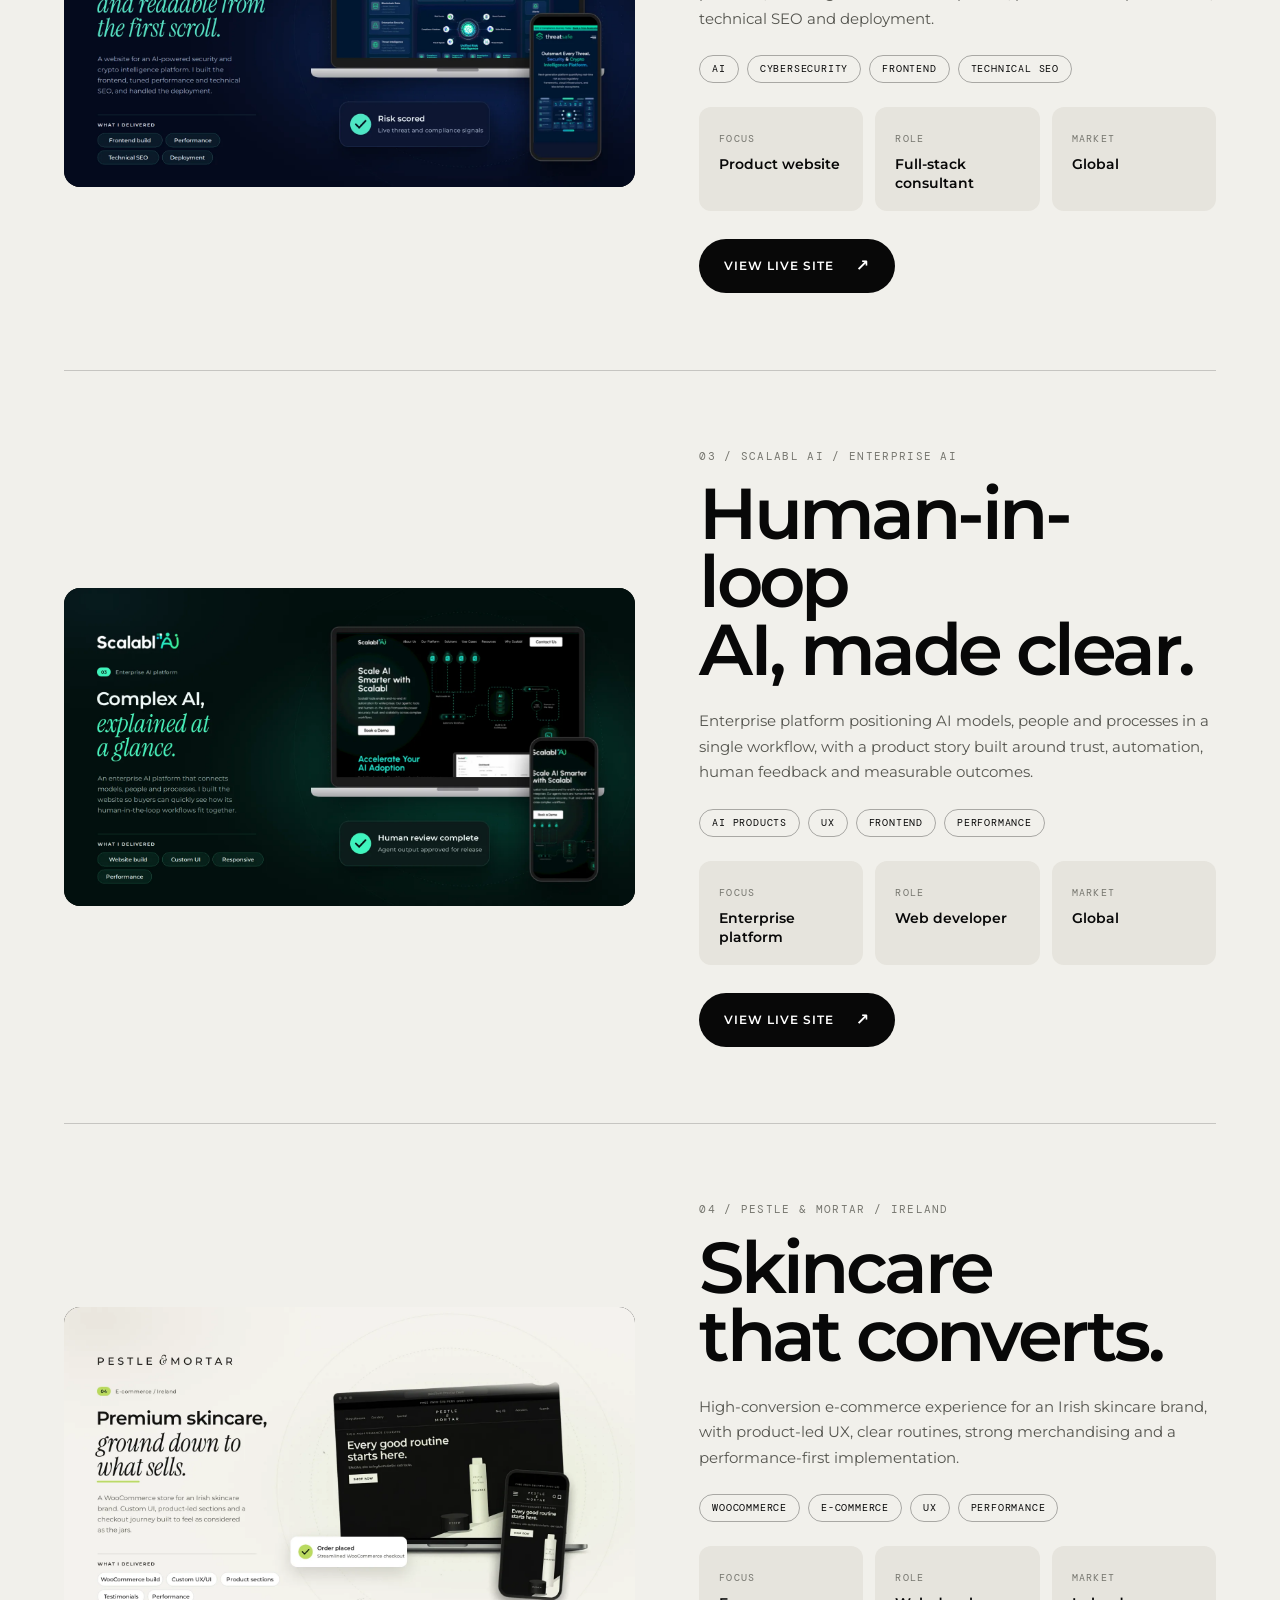
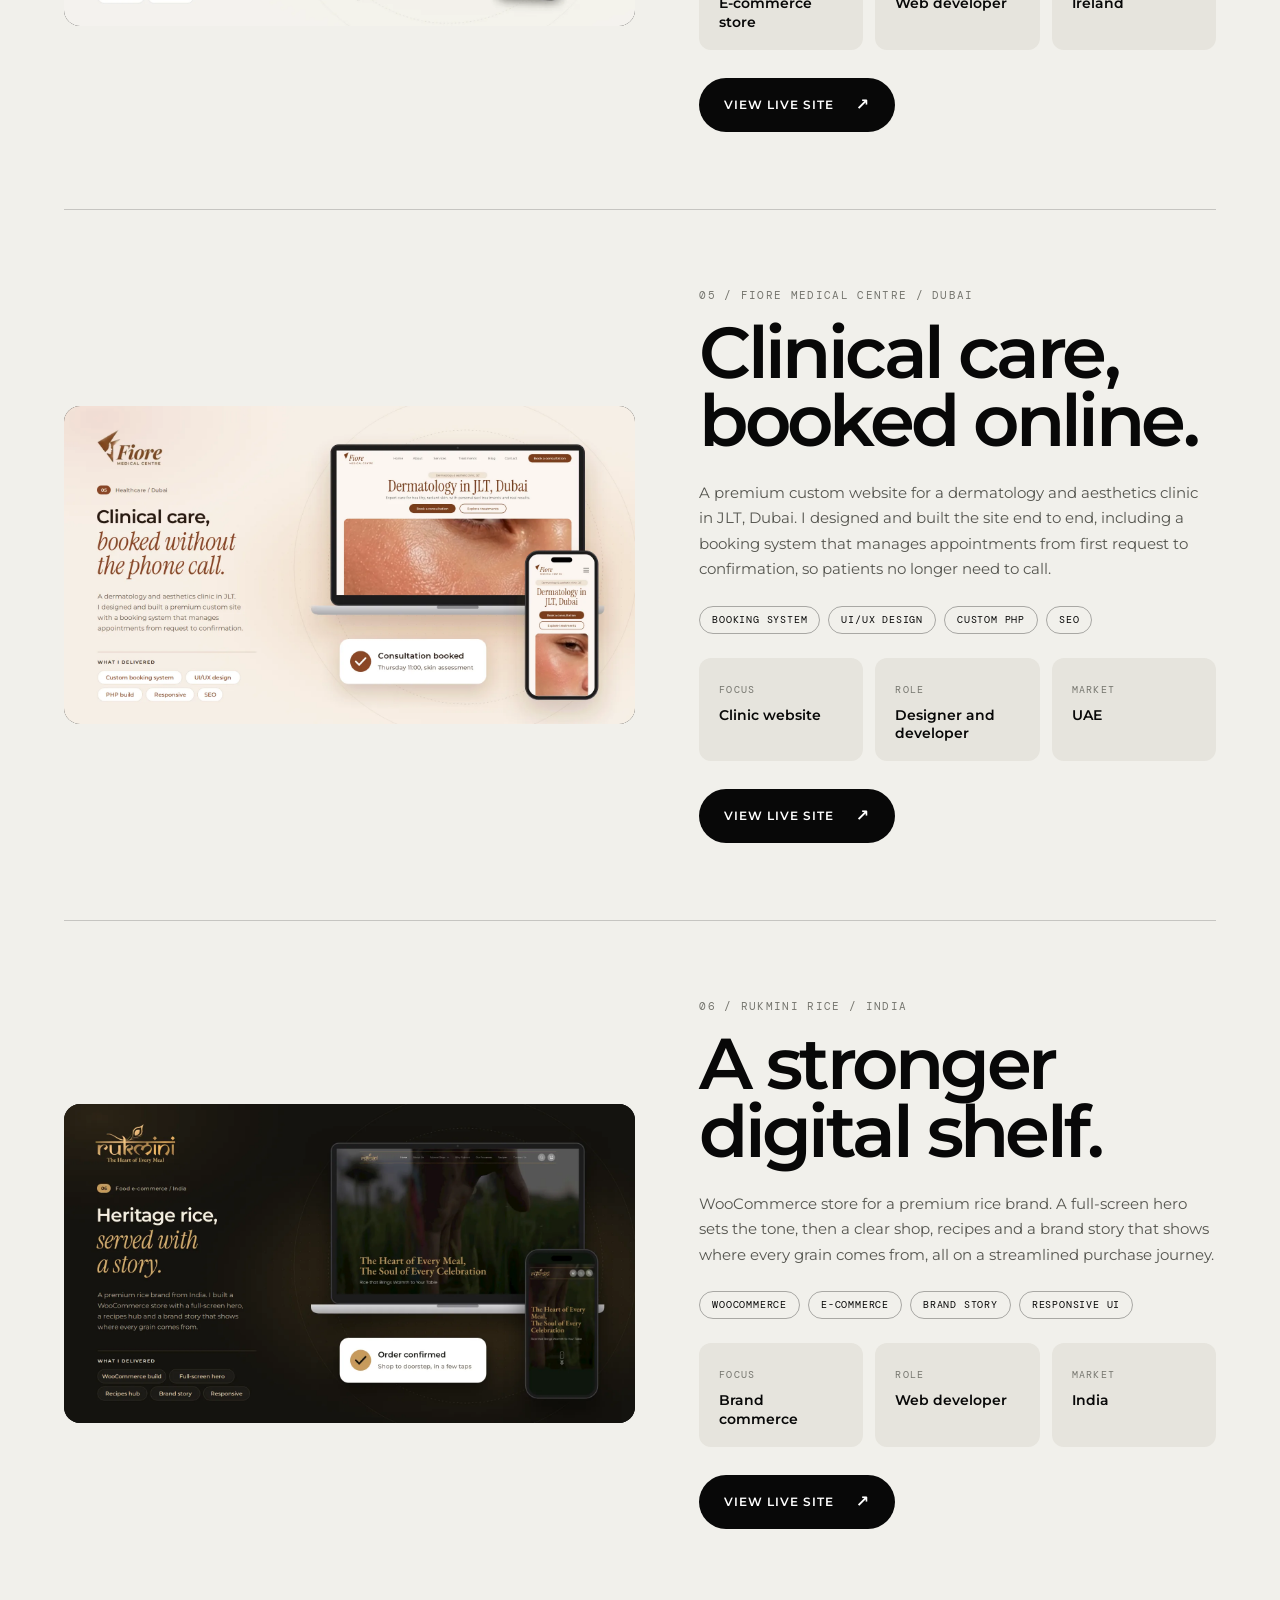
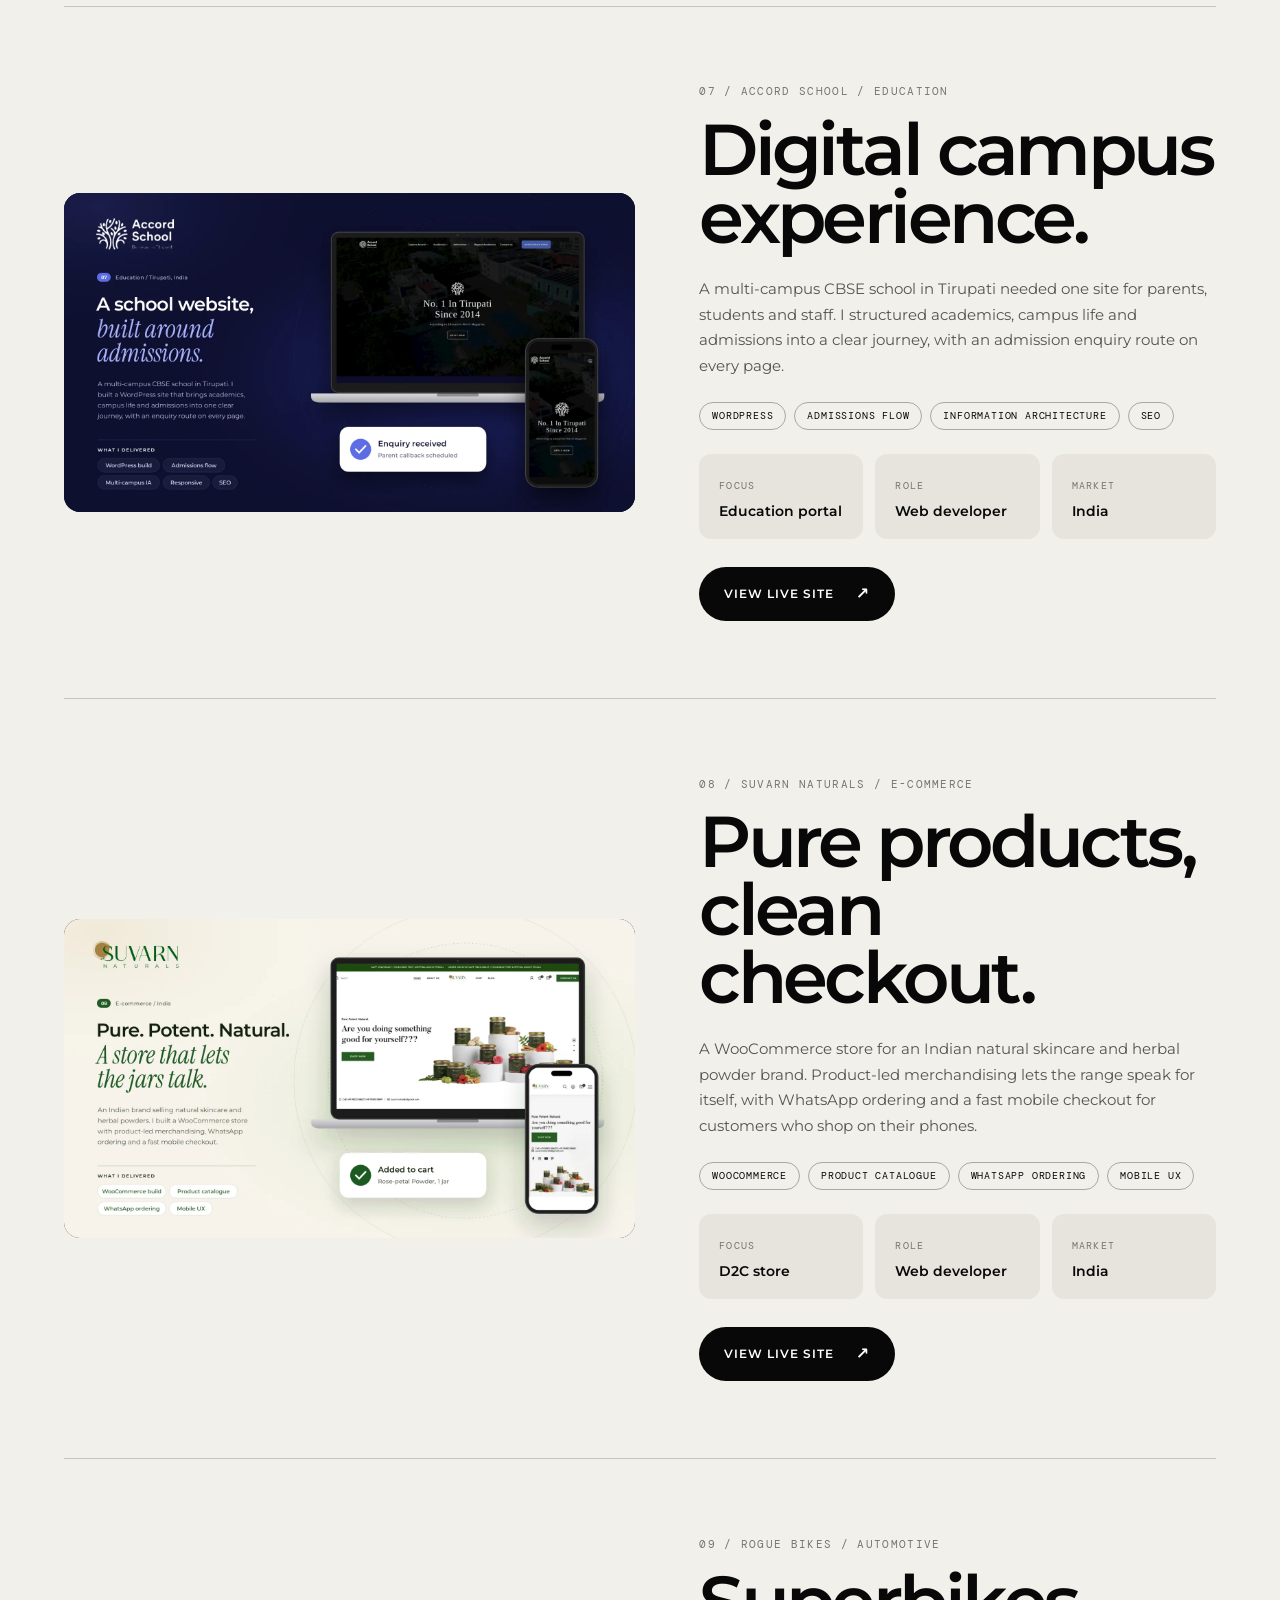
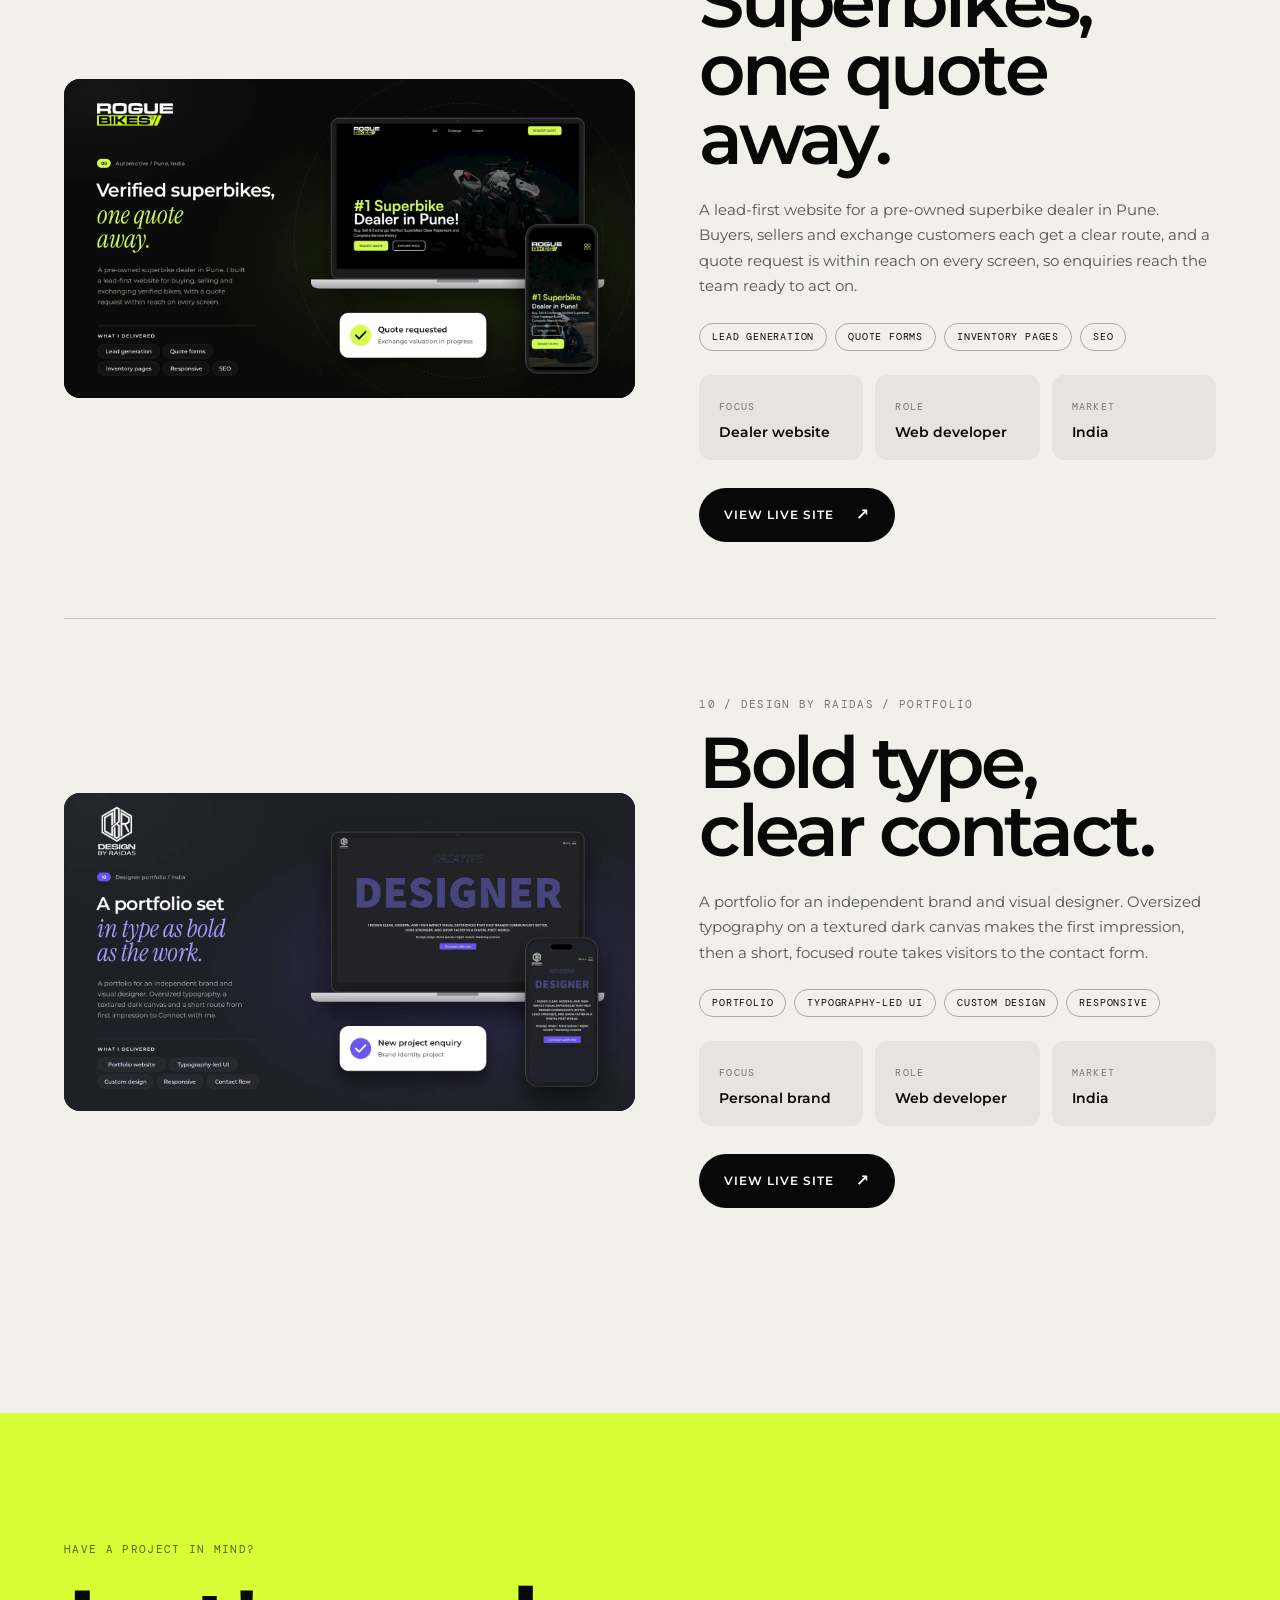
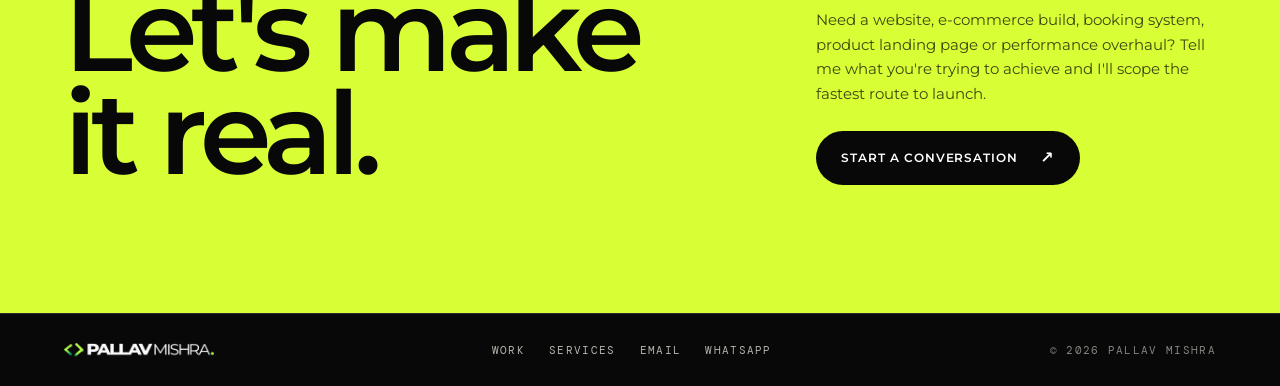
<file: case-studies/index.html>
<!doctype html>
<html lang="en">
<head>
  <meta charset="utf-8">
  <meta name="viewport" content="width=device-width, initial-scale=1">
  <title>Case Studies | Pallav Mishra</title>
  <meta name="description" content="Selected website, e-commerce, healthcare, education and AI projects designed, built and launched by Pallav Mishra.">
  <meta name="theme-color" content="#080808">
  <meta property="og:type" content="website">
  <meta property="og:title" content="Case Studies | Pallav Mishra">
  <meta property="og:description" content="Selected website, e-commerce, healthcare, education and AI projects designed, built and launched by Pallav Mishra.">
  <meta property="og:image" content="../assets/img/profile/pallav-mishra.jpg">
  <link rel="icon" type="image/png" href="../assets/img/favicon.png">
  <link rel="apple-touch-icon" href="../assets/img/favicon.png">
  <link rel="preload" href="../assets/fonts/montserrat-latin-600-normal.woff2" as="font" type="font/woff2" crossorigin>
  <link rel="preload" href="../assets/fonts/instrument-serif-latin-400-italic.woff2" as="font" type="font/woff2" crossorigin>
  <link rel="stylesheet" href="../assets/css/site.css">
</head>
<body>
  <a class="skip-link" href="#main">Skip to content</a>

  <!-- ===== Navigation ===== -->
  <header class="nav">
    <a class="brand" href="../index.html" aria-label="Pallav Mishra, home"><img src="../assets/img/logo.png" alt="Pallav Mishra" width="640" height="63"></a>
    <button class="menu-toggle" type="button" aria-label="Open menu" aria-expanded="false" aria-controls="nav-links"><span>Menu</span><i aria-hidden="true"></i></button>
    <nav class="nav-links" id="nav-links" aria-label="Main">
      <a href="../index.html">Home</a>
      <a href="../case-studies/index.html" aria-current="page">Work</a>
      <a href="../services/index.html">Services</a>
      <a href="../index.html#about">About</a>
      <a class="nav-cta" href="https://wa.link/0gztux" target="_blank" rel="noopener">Let's talk</a>
    </nav>
  </header>

  <main id="main">
    <section class="page-hero section on-dark">
      <p class="label">Selected product deliveries</p>
      <h1>Work that<br><em>shipped.</em></h1>
      <p>Ten live projects across healthcare, education, e-commerce, automotive and AI. Each one took a business goal through design translation, engineering and performance work, then into production.</p>
      <div class="hero-stats">
        <div><strong>100+</strong><span class="label">Delivered websites</span></div>
        <div><strong>10+</strong><span class="label">Countries: UK, Ireland, UAE, India, US, & Many More..</span></div>
      </div>
    </section>

    <!-- ===== Recently delivered ===== -->
    <section class="recent section on-dark" aria-labelledby="recent-title">
      <div class="recent-head">
        <div>
          <p class="label"><span class="live-dot" aria-hidden="true"></span>Recently delivered</p>
          <h2 id="recent-title">Live and <em>in use.</em></h2>
        </div>
        <p>The latest websites I have designed, developed and handed over. Each one is live, so you can see the finished work rather than a mock-up.</p>
      </div>

      <ol class="recent-list">
        <!-- LIVE URLS: replace every href="#" below with the client's live URL before publishing -->
        <li class="recent-row">
          <a class="recent-thumb" href="#fiore-medical-centre" tabindex="-1" aria-hidden="true"><img src="../case-studies/fiore-medical-centre.webp" alt="" width="1664" height="928" loading="lazy" decoding="async"></a>
          <div class="recent-name"><h3>Fiore Medical Centre</h3><span class="label">Healthcare / Dubai</span></div>
          <p class="recent-desc">Premium clinic website with a custom booking system, from request to confirmed appointment.</p>
          <div class="recent-actions">
            <a class="btn btn--light btn--sm" href="https://fioremedicalcentre.com/" target="_blank" rel="noopener">View live <span class="arrow" aria-hidden="true">&#8599;</span></a>
            <a class="text-link" href="#fiore-medical-centre">Case study</a>
          </div>
        </li>
        <li class="recent-row">
          <a class="recent-thumb" href="#rogue-bikes" tabindex="-1" aria-hidden="true"><img src="../case-studies/rogue-bikes.webp" alt="" width="1664" height="928" loading="lazy" decoding="async"></a>
          <div class="recent-name"><h3>Rogue Bikes</h3><span class="label">Automotive / Pune</span></div>
          <p class="recent-desc">Lead-first website for a pre-owned superbike dealer, with quote requests on every screen.</p>
          <div class="recent-actions">
            <a class="btn btn--light btn--sm" href="https://roguebikes.in" target="_blank" rel="noopener">View live <span class="arrow" aria-hidden="true">&#8599;</span></a>
            <a class="text-link" href="#rogue-bikes">Case study</a>
          </div>
        </li>
        <li class="recent-row">
          <a class="recent-thumb" href="#design-by-raidas" tabindex="-1" aria-hidden="true"><img src="../case-studies/design-by-raidas.webp" alt="" width="1664" height="928" loading="lazy" decoding="async"></a>
          <div class="recent-name"><h3>Design by Raidas</h3><span class="label">Designer portfolio / India</span></div>
          <p class="recent-desc">Typography-led portfolio for an independent brand and visual designer.</p>
          <div class="recent-actions">
            <a class="btn btn--light btn--sm" href="https://designbyraidas.com" target="_blank" rel="noopener">View live <span class="arrow" aria-hidden="true">&#8599;</span></a>
            <a class="text-link" href="#design-by-raidas">Case study</a>
          </div>
        </li>
        <li class="recent-row">
          <a class="recent-thumb" href="#suvarn-naturals" tabindex="-1" aria-hidden="true"><img src="../case-studies/suvarn-naturals.webp" alt="" width="1664" height="928" loading="lazy" decoding="async"></a>
          <div class="recent-name"><h3>Suvarn Naturals</h3><span class="label">E-commerce / India</span></div>
          <p class="recent-desc">WooCommerce store for natural skincare and herbal powders, with WhatsApp ordering.</p>
          <div class="recent-actions">
            <a class="btn btn--light btn--sm" href="https://suvarnnaturals.com" target="_blank" rel="noopener">View live <span class="arrow" aria-hidden="true">&#8599;</span></a>
            <a class="text-link" href="#suvarn-naturals">Case study</a>
          </div>
        </li>
        <li class="recent-row">
          <a class="recent-thumb" href="#accord-school" tabindex="-1" aria-hidden="true"><img src="../case-studies/accord-school.webp" alt="" width="1664" height="928" loading="lazy" decoding="async"></a>
          <div class="recent-name"><h3>Accord School</h3><span class="label">Education / Tirupati</span></div>
          <p class="recent-desc">Multi-campus school website built around a clear admissions and enquiry journey.</p>
          <div class="recent-actions">
            <!-- Check: confirm this is the domain for the new site -->
            <a class="btn btn--light btn--sm" href="https://www.theaccordschool.com/" target="_blank" rel="noopener">View live <span class="arrow" aria-hidden="true">&#8599;</span></a>
            <a class="text-link" href="#accord-school">Case study</a>
          </div>
        </li>
        <li class="recent-row">
          <a class="recent-thumb" href="#rukmini-rice" tabindex="-1" aria-hidden="true"><img src="../case-studies/rukmini-rice.webp" alt="" width="1664" height="928" loading="lazy" decoding="async"></a>
          <div class="recent-name"><h3>Rukmini Rice</h3><span class="label">Food e-commerce / India</span></div>
          <p class="recent-desc">Premium rice brand store with a full-screen hero, shop, recipes and brand story.</p>
          <div class="recent-actions">
            <a class="btn btn--light btn--sm" href="https://rukminirice.com/" target="_blank" rel="noopener">View live <span class="arrow" aria-hidden="true">&#8599;</span></a>
            <a class="text-link" href="#rukmini-rice">Case study</a>
          </div>
        </li>
      </ol>
    </section>

    <!-- ===== Case studies ===== -->
    <section class="case-list section on-paper" aria-label="Case studies">
        <article class="case-card" id="evangelist-apps">
          <div class="case-image"><img src="../case-studies/evangelist-apps.webp" alt="Evangelist Apps website preview" width="1400" height="900" loading="lazy" decoding="async"></div>
          <div class="case-info">
            <p class="label">01 / Evangelist Apps / UK</p>
            <h2>Enterprise<br>web platform.</h2>
            <p>Full-stack website delivery for a technology consultancy. Custom-coded pages, dynamic sections, high-traffic page management, server-side troubleshooting and ongoing performance optimisation.</p>
            <div class="tags"><span class="tag">WordPress</span><span class="tag">Custom PHP</span><span class="tag">Performance</span><span class="tag">SEO</span></div>
            <div class="detail-grid">
              <div class="detail-box"><span class="label">Focus</span><strong>Full-stack rebuild</strong></div>
              <div class="detail-box"><span class="label">Role</span><strong>Web consultant</strong></div>
              <div class="detail-box"><span class="label">Market</span><strong>UK</strong></div>
            </div>
            <div class="case-actions"><a class="btn btn--dark" href="https://evangelistsoftware.com/" target="_blank" rel="noopener">View live site <span class="arrow" aria-hidden="true">&#8599;</span></a></div>
          </div>
        </article>

        <article class="case-card" id="threatsafe-ai">
          <div class="case-image"><img src="../case-studies/threatsafe-ai.webp" alt="ThreatSafe AI website preview" width="1400" height="900" loading="lazy" decoding="async"></div>
          <div class="case-info">
            <p class="label">02 / ThreatSafe AI / Cybersecurity</p>
            <h2>Cybersecurity<br>with clarity.</h2>
            <p>Website delivery for an AI-powered cybersecurity threat detection platform, covering frontend development, performance optimisation, technical SEO and deployment.</p>
            <div class="tags"><span class="tag">AI</span><span class="tag">Cybersecurity</span><span class="tag">Frontend</span><span class="tag">Technical SEO</span></div>
            <div class="detail-grid">
              <div class="detail-box"><span class="label">Focus</span><strong>Product website</strong></div>
              <div class="detail-box"><span class="label">Role</span><strong>Full-stack consultant</strong></div>
              <div class="detail-box"><span class="label">Market</span><strong>Global</strong></div>
            </div>
            <div class="case-actions"><a class="btn btn--dark" href="https://threatsafe.ai/" target="_blank" rel="noopener">View live site <span class="arrow" aria-hidden="true">&#8599;</span></a></div>
          </div>
        </article>

        <article class="case-card" id="scalabl-ai">
          <div class="case-image"><img src="../case-studies/scalabl-ai.webp" alt="Scalabl AI website preview" width="1400" height="900" loading="lazy" decoding="async"></div>
          <div class="case-info">
            <p class="label">03 / Scalabl AI / Enterprise AI</p>
            <h2>Human-in-loop<br>AI, made clear.</h2>
            <p>Enterprise platform positioning AI models, people and processes in a single workflow, with a product story built around trust, automation, human feedback and measurable outcomes.</p>
            <div class="tags"><span class="tag">AI products</span><span class="tag">UX</span><span class="tag">Frontend</span><span class="tag">Performance</span></div>
            <div class="detail-grid">
              <div class="detail-box"><span class="label">Focus</span><strong>Enterprise platform</strong></div>
              <div class="detail-box"><span class="label">Role</span><strong>Web developer</strong></div>
              <div class="detail-box"><span class="label">Market</span><strong>Global</strong></div>
            </div>
            <div class="case-actions"><a class="btn btn--dark" href="https://www.scalabl.ai/" target="_blank" rel="noopener">View live site <span class="arrow" aria-hidden="true">&#8599;</span></a></div>
          </div>
        </article>

        <article class="case-card" id="pestle-and-mortar">
          <div class="case-image"><img src="../case-studies/pestle-and-mortar.webp" alt="Pestle &amp; Mortar website preview" width="1664" height="928" loading="lazy" decoding="async"></div>
          <div class="case-info">
            <p class="label">04 / Pestle &amp; Mortar / Ireland</p>
            <h2>Skincare<br>that converts.</h2>
            <p>High-conversion e-commerce experience for an Irish skincare brand, with product-led UX, clear routines, strong merchandising and a performance-first implementation.</p>
            <div class="tags"><span class="tag">WooCommerce</span><span class="tag">E-commerce</span><span class="tag">UX</span><span class="tag">Performance</span></div>
            <div class="detail-grid">
              <div class="detail-box"><span class="label">Focus</span><strong>E-commerce store</strong></div>
              <div class="detail-box"><span class="label">Role</span><strong>Web developer</strong></div>
              <div class="detail-box"><span class="label">Market</span><strong>Ireland</strong></div>
            </div>
            <div class="case-actions"><a class="btn btn--dark" href="https://www.pestleandmortar.com/" target="_blank" rel="noopener">View live site <span class="arrow" aria-hidden="true">&#8599;</span></a></div>
          </div>
        </article>

        <article class="case-card" id="fiore-medical-centre">
          <div class="case-image"><img src="../case-studies/fiore-medical-centre.webp" alt="Fiore Medical Centre website on laptop and mobile" width="1664" height="928" loading="lazy" decoding="async"></div>
          <div class="case-info">
            <p class="label">05 / Fiore Medical Centre / Dubai</p>
            <h2>Clinical care,<br>booked online.</h2>
            <p>A premium custom website for a dermatology and aesthetics clinic in JLT, Dubai. I designed and built the site end to end, including a booking system that manages appointments from first request to confirmation, so patients no longer need to call.</p>
            <div class="tags"><span class="tag">Booking system</span><span class="tag">UI/UX design</span><span class="tag">Custom PHP</span><span class="tag">SEO</span></div>
            <div class="detail-grid">
              <div class="detail-box"><span class="label">Focus</span><strong>Clinic website</strong></div>
              <div class="detail-box"><span class="label">Role</span><strong>Designer and developer</strong></div>
              <div class="detail-box"><span class="label">Market</span><strong>UAE</strong></div>
            </div>
            <div class="case-actions"><a class="btn btn--dark" href="https://fioremedicalcentre.com/" target="_blank" rel="noopener">View live site <span class="arrow" aria-hidden="true">&#8599;</span></a></div>
          </div>
        </article>

        <article class="case-card" id="rukmini-rice">
          <div class="case-image"><img src="../case-studies/rukmini-rice.webp" alt="Rukmini Rice website on laptop" width="1664" height="928" loading="lazy" decoding="async"></div>
          <div class="case-info">
            <p class="label">06 / Rukmini Rice / India</p>
            <h2>A stronger<br>digital shelf.</h2>
            <p>WooCommerce store for a premium rice brand. A full-screen hero sets the tone, then a clear shop, recipes and a brand story that shows where every grain comes from, all on a streamlined purchase journey.</p>
            <div class="tags"><span class="tag">WooCommerce</span><span class="tag">E-commerce</span><span class="tag">Brand story</span><span class="tag">Responsive UI</span></div>
            <div class="detail-grid">
              <div class="detail-box"><span class="label">Focus</span><strong>Brand commerce</strong></div>
              <div class="detail-box"><span class="label">Role</span><strong>Web developer</strong></div>
              <div class="detail-box"><span class="label">Market</span><strong>India</strong></div>
            </div>
            <div class="case-actions"><a class="btn btn--dark" href="https://rukminirice.com/" target="_blank" rel="noopener">View live site <span class="arrow" aria-hidden="true">&#8599;</span></a></div>
          </div>
        </article>

        <article class="case-card" id="accord-school">
          <div class="case-image"><img src="../case-studies/accord-school.webp" alt="Accord School website on laptop and mobile" width="1664" height="928" loading="lazy" decoding="async"></div>
          <div class="case-info">
            <p class="label">07 / Accord School / Education</p>
            <h2>Digital campus<br>experience.</h2>
            <p>A multi-campus CBSE school in Tirupati needed one site for parents, students and staff. I structured academics, campus life and admissions into a clear journey, with an admission enquiry route on every page.</p>
            <div class="tags"><span class="tag">WordPress</span><span class="tag">Admissions flow</span><span class="tag">Information architecture</span><span class="tag">SEO</span></div>
            <div class="detail-grid">
              <div class="detail-box"><span class="label">Focus</span><strong>Education portal</strong></div>
              <div class="detail-box"><span class="label">Role</span><strong>Web developer</strong></div>
              <div class="detail-box"><span class="label">Market</span><strong>India</strong></div>
            </div>
            <!-- Check: confirm this is the domain for the new site -->
            <div class="case-actions"><a class="btn btn--dark" href="https://www.theaccordschool.com/" target="_blank" rel="noopener">View live site <span class="arrow" aria-hidden="true">&#8599;</span></a></div>
          </div>
        </article>

        <article class="case-card" id="suvarn-naturals">
          <div class="case-image"><img src="../case-studies/suvarn-naturals.webp" alt="Suvarn Naturals store on laptop and mobile" width="1664" height="928" loading="lazy" decoding="async"></div>
          <div class="case-info">
            <p class="label">08 / Suvarn Naturals / E-commerce</p>
            <h2>Pure products,<br>clean checkout.</h2>
            <p>A WooCommerce store for an Indian natural skincare and herbal powder brand. Product-led merchandising lets the range speak for itself, with WhatsApp ordering and a fast mobile checkout for customers who shop on their phones.</p>
            <div class="tags"><span class="tag">WooCommerce</span><span class="tag">Product catalogue</span><span class="tag">WhatsApp ordering</span><span class="tag">Mobile UX</span></div>
            <div class="detail-grid">
              <div class="detail-box"><span class="label">Focus</span><strong>D2C store</strong></div>
              <div class="detail-box"><span class="label">Role</span><strong>Web developer</strong></div>
              <div class="detail-box"><span class="label">Market</span><strong>India</strong></div>
            </div>
            <div class="case-actions"><a class="btn btn--dark" href="https://suvarnnaturals.com/" target="_blank" rel="noopener">View live site <span class="arrow" aria-hidden="true">&#8599;</span></a></div>
          </div>
        </article>

        <article class="case-card" id="rogue-bikes">
          <div class="case-image"><img src="../case-studies/rogue-bikes.webp" alt="Rogue Bikes website on laptop and mobile" width="1664" height="928" loading="lazy" decoding="async"></div>
          <div class="case-info">
            <p class="label">09 / Rogue Bikes / Automotive</p>
            <h2>Superbikes,<br>one quote away.</h2>
            <p>A lead-first website for a pre-owned superbike dealer in Pune. Buyers, sellers and exchange customers each get a clear route, and a quote request is within reach on every screen, so enquiries reach the team ready to act on.</p>
            <div class="tags"><span class="tag">Lead generation</span><span class="tag">Quote forms</span><span class="tag">Inventory pages</span><span class="tag">SEO</span></div>
            <div class="detail-grid">
              <div class="detail-box"><span class="label">Focus</span><strong>Dealer website</strong></div>
              <div class="detail-box"><span class="label">Role</span><strong>Web developer</strong></div>
              <div class="detail-box"><span class="label">Market</span><strong>India</strong></div>
            </div>
            <div class="case-actions"><a class="btn btn--dark" href="https://roguebikes.in/" target="_blank" rel="noopener">View live site <span class="arrow" aria-hidden="true">&#8599;</span></a></div>
          </div>
        </article>

        <article class="case-card" id="design-by-raidas">
          <div class="case-image"><img src="../case-studies/design-by-raidas.webp" alt="Design by Raidas portfolio on laptop and mobile" width="1664" height="928" loading="lazy" decoding="async"></div>
          <div class="case-info">
            <p class="label">10 / Design by Raidas / Portfolio</p>
            <h2>Bold type,<br>clear contact.</h2>
            <p>A portfolio for an independent brand and visual designer. Oversized typography on a textured dark canvas makes the first impression, then a short, focused route takes visitors to the contact form.</p>
            <div class="tags"><span class="tag">Portfolio</span><span class="tag">Typography-led UI</span><span class="tag">Custom design</span><span class="tag">Responsive</span></div>
            <div class="detail-grid">
              <div class="detail-box"><span class="label">Focus</span><strong>Personal brand</strong></div>
              <div class="detail-box"><span class="label">Role</span><strong>Web developer</strong></div>
              <div class="detail-box"><span class="label">Market</span><strong>India</strong></div>
            </div>
            <div class="case-actions"><a class="btn btn--dark" href="https://designbyraidas.com/" target="_blank" rel="noopener">View live site <span class="arrow" aria-hidden="true">&#8599;</span></a></div>
          </div>
        </article>
    </section>

    <section class="section on-lime">
      <div class="cta-band">
        <div><p class="label">Have a project in mind?</p><h2>Let's make<br>it real.</h2></div>
        <div>
          <p>Need a website, e-commerce build, booking system, product landing page or performance overhaul? Tell me what you're trying to achieve and I'll scope the fastest route to launch.</p>
          <a class="btn btn--dark" href="https://wa.link/0gztux" target="_blank" rel="noopener">Start a conversation <span class="arrow" aria-hidden="true">&#8599;</span></a>
        </div>
      </div>
    </section>
  </main>

  <!-- ===== Footer ===== -->
  <footer class="footer">
    <a class="brand" href="../index.html" aria-label="Pallav Mishra, home"><img src="../assets/img/logo.png" alt="Pallav Mishra" width="640" height="63" loading="lazy"></a>
    <nav class="footer-links label" aria-label="Footer">
      <a href="../case-studies/index.html">Work</a>
      <a href="../services/index.html">Services</a>
      <a href="mailto:pallavm0079@gmail.com">Email</a>
      <a href="https://wa.link/0gztux" target="_blank" rel="noopener">WhatsApp</a>
    </nav>
    <div class="label">&copy; <span data-year>2026</span> Pallav Mishra</div>
  </footer>

  <a class="wa-float" href="https://wa.link/0gztux" target="_blank" rel="noopener" aria-label="Chat with Pallav on WhatsApp">WhatsApp <span aria-hidden="true">&#8599;</span></a>
  <div class="cursor-dot" aria-hidden="true"></div>
  <div class="cursor-ring" aria-hidden="true"></div>
  <script src="../assets/js/site.js" defer></script>
</body>
</html>
</file>
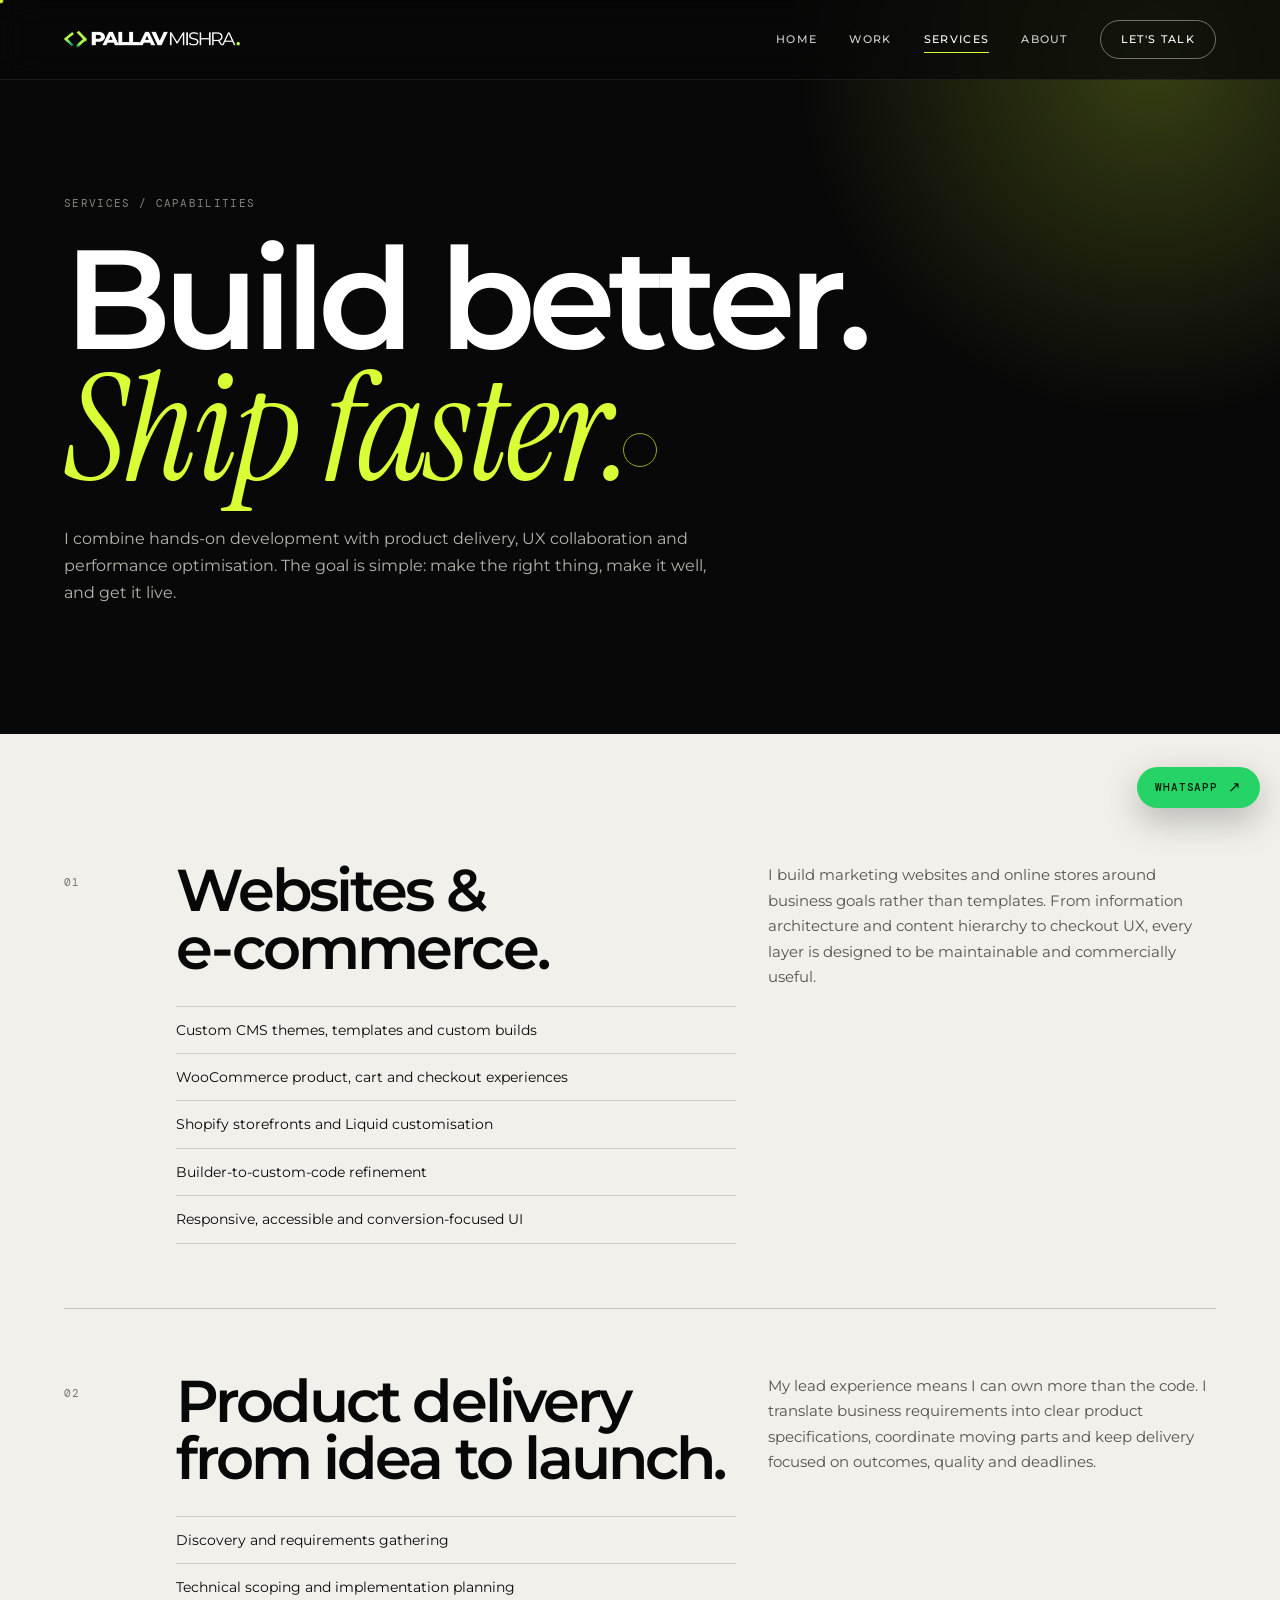
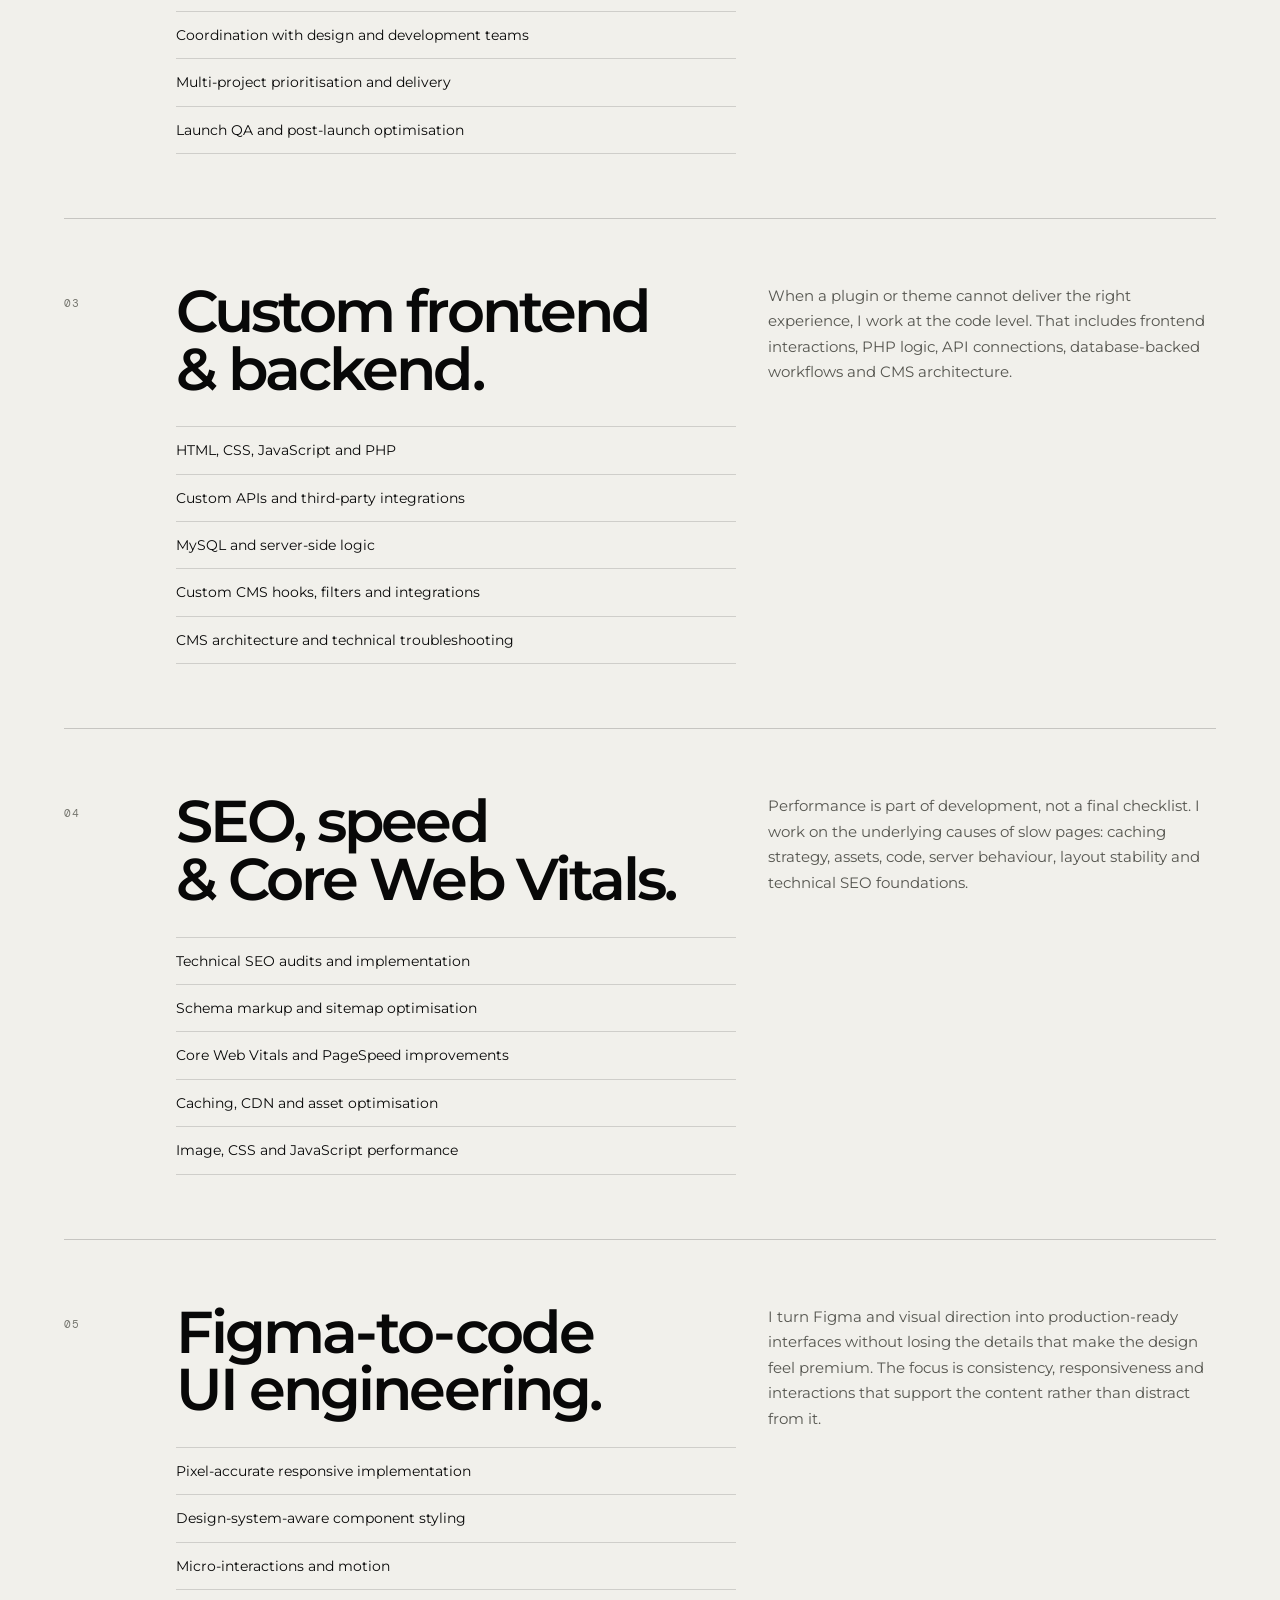
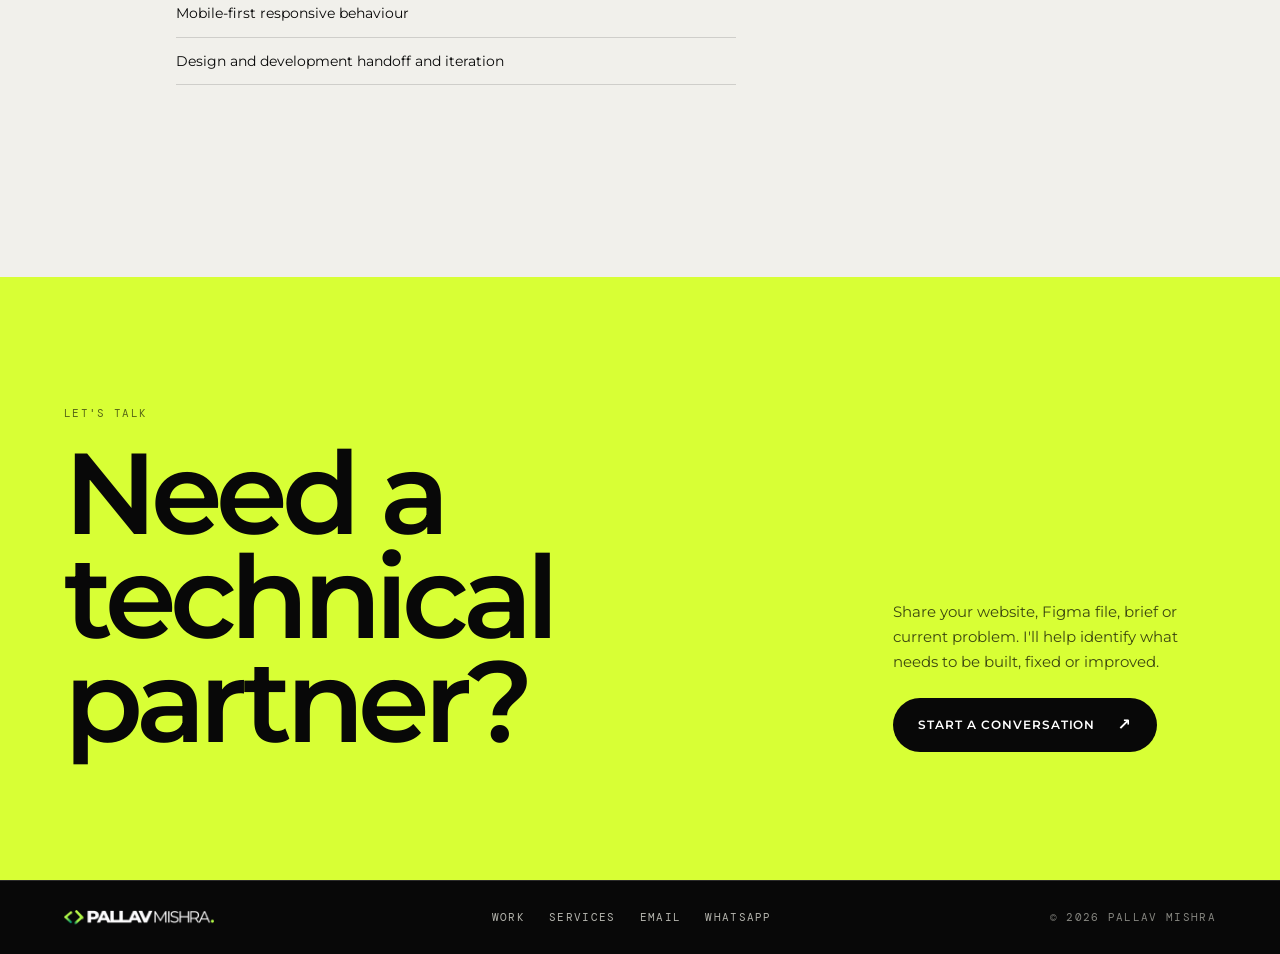
<file: services/index.html>
<!doctype html>
<html lang="en">
<head>
  <meta charset="utf-8">
  <meta name="viewport" content="width=device-width, initial-scale=1">
  <title>Services | Pallav Mishra</title>
  <meta name="description" content="Websites, e-commerce, product delivery, custom development, technical SEO and Figma-to-code UI engineering.">
  <meta name="theme-color" content="#080808">
  <meta property="og:type" content="website">
  <meta property="og:title" content="Services | Pallav Mishra">
  <meta property="og:description" content="Websites, e-commerce, product delivery, custom development, technical SEO and Figma-to-code UI engineering.">
  <meta property="og:image" content="../assets/img/profile/pallav-mishra.jpg">
  <link rel="icon" type="image/png" href="../assets/img/favicon.png">
  <link rel="apple-touch-icon" href="../assets/img/favicon.png">
  <link rel="preload" href="../assets/fonts/montserrat-latin-600-normal.woff2" as="font" type="font/woff2" crossorigin>
  <link rel="preload" href="../assets/fonts/instrument-serif-latin-400-italic.woff2" as="font" type="font/woff2" crossorigin>
  <link rel="stylesheet" href="../assets/css/site.css">
</head>
<body>
  <a class="skip-link" href="#main">Skip to content</a>

  <!-- ===== Navigation ===== -->
  <header class="nav">
    <a class="brand" href="../index.html" aria-label="Pallav Mishra, home"><img src="../assets/img/logo.png" alt="Pallav Mishra" width="640" height="63"></a>
    <button class="menu-toggle" type="button" aria-label="Open menu" aria-expanded="false" aria-controls="nav-links"><span>Menu</span><i aria-hidden="true"></i></button>
    <nav class="nav-links" id="nav-links" aria-label="Main">
      <a href="../index.html">Home</a>
      <a href="../case-studies/index.html">Work</a>
      <a href="../services/index.html" aria-current="page">Services</a>
      <a href="../index.html#about">About</a>
      <a class="nav-cta" href="https://wa.link/0gztux" target="_blank" rel="noopener">Let's talk</a>
    </nav>
  </header>

  <main id="main">
    <section class="page-hero section on-dark">
      <p class="label">Services / Capabilities</p>
      <h1>Build better.<br><em>Ship faster.</em></h1>
      <p>I combine hands-on development with product delivery, UX collaboration and performance optimisation. The goal is simple: make the right thing, make it well, and get it live.</p>
    </section>

    <section class="service-detail section on-paper" aria-label="Services">
        <article class="service-detail-item" id="web">
          <p class="label">01</p>
          <div><h2>Websites &amp;<br>e-commerce.</h2><ul class="service-points"><li>Custom CMS themes, templates and custom builds</li><li>WooCommerce product, cart and checkout experiences</li><li>Shopify storefronts and Liquid customisation</li><li>Builder-to-custom-code refinement</li><li>Responsive, accessible and conversion-focused UI</li></ul></div>
          <p>I build marketing websites and online stores around business goals rather than templates. From information architecture and content hierarchy to checkout UX, every layer is designed to be maintainable and commercially useful.</p>
        </article>
        <article class="service-detail-item" id="product">
          <p class="label">02</p>
          <div><h2>Product delivery<br>from idea to launch.</h2><ul class="service-points"><li>Discovery and requirements gathering</li><li>Technical scoping and implementation planning</li><li>Coordination with design and development teams</li><li>Multi-project prioritisation and delivery</li><li>Launch QA and post-launch optimisation</li></ul></div>
          <p>My lead experience means I can own more than the code. I translate business requirements into clear product specifications, coordinate moving parts and keep delivery focused on outcomes, quality and deadlines.</p>
        </article>
        <article class="service-detail-item" id="custom">
          <p class="label">03</p>
          <div><h2>Custom frontend<br>&amp; backend.</h2><ul class="service-points"><li>HTML, CSS, JavaScript and PHP</li><li>Custom APIs and third-party integrations</li><li>MySQL and server-side logic</li><li>Custom CMS hooks, filters and integrations</li><li>CMS architecture and technical troubleshooting</li></ul></div>
          <p>When a plugin or theme cannot deliver the right experience, I work at the code level. That includes frontend interactions, PHP logic, API connections, database-backed workflows and CMS architecture.</p>
        </article>
        <article class="service-detail-item" id="seo">
          <p class="label">04</p>
          <div><h2>SEO, speed<br>&amp; Core Web Vitals.</h2><ul class="service-points"><li>Technical SEO audits and implementation</li><li>Schema markup and sitemap optimisation</li><li>Core Web Vitals and PageSpeed improvements</li><li>Caching, CDN and asset optimisation</li><li>Image, CSS and JavaScript performance</li></ul></div>
          <p>Performance is part of development, not a final checklist. I work on the underlying causes of slow pages: caching strategy, assets, code, server behaviour, layout stability and technical SEO foundations.</p>
        </article>
        <article class="service-detail-item" id="ui">
          <p class="label">05</p>
          <div><h2>Figma-to-code<br>UI engineering.</h2><ul class="service-points"><li>Pixel-accurate responsive implementation</li><li>Design-system-aware component styling</li><li>Micro-interactions and motion</li><li>Mobile-first responsive behaviour</li><li>Design and development handoff and iteration</li></ul></div>
          <p>I turn Figma and visual direction into production-ready interfaces without losing the details that make the design feel premium. The focus is consistency, responsiveness and interactions that support the content rather than distract from it.</p>
        </article>
    </section>

    <section class="section on-lime">
      <div class="cta-band">
        <div><p class="label">Let's talk</p><h2>Need a<br>technical partner?</h2></div>
        <div>
          <p>Share your website, Figma file, brief or current problem. I'll help identify what needs to be built, fixed or improved.</p>
          <a class="btn btn--dark" href="https://wa.link/0gztux" target="_blank" rel="noopener">Start a conversation <span class="arrow" aria-hidden="true">&#8599;</span></a>
        </div>
      </div>
    </section>
  </main>

  <!-- ===== Footer ===== -->
  <footer class="footer">
    <a class="brand" href="../index.html" aria-label="Pallav Mishra, home"><img src="../assets/img/logo.png" alt="Pallav Mishra" width="640" height="63" loading="lazy"></a>
    <nav class="footer-links label" aria-label="Footer">
      <a href="../case-studies/index.html">Work</a>
      <a href="../services/index.html">Services</a>
      <a href="mailto:pallavm0079@gmail.com">Email</a>
      <a href="https://wa.link/0gztux" target="_blank" rel="noopener">WhatsApp</a>
    </nav>
    <div class="label">&copy; <span data-year>2026</span> Pallav Mishra</div>
  </footer>

  <a class="wa-float" href="https://wa.link/0gztux" target="_blank" rel="noopener" aria-label="Chat with Pallav on WhatsApp">WhatsApp <span aria-hidden="true">&#8599;</span></a>
  <div class="cursor-dot" aria-hidden="true"></div>
  <div class="cursor-ring" aria-hidden="true"></div>
  <script src="../assets/js/site.js" defer></script>
</body>
</html>
</file>
<file: assets/css/site.css>
/* =========================================================
   Pallav Mishra Portfolio - site.css
   ---------------------------------------------------------
   1.  Fonts
   2.  Design tokens
   3.  Base and reset
   4.  Utilities and shared components (labels, buttons, headings)
   5.  Navigation
   6.  Hero
   7.  Marquee
   8.  Clientele
   9.  Approach
   10. Selected work
   11. Services
   12. Experience
   13. Testimonials
   14. About
   15. Tech stack
   16. Contact
   17. Footer and floating WhatsApp
   18. Inner pages (case studies, services)
   19. Custom cursor
   20. Motion
   21. Responsive
   ========================================================= */

/* ---------- 1. Fonts (self-hosted, no Google dependency) ---------- */
@font-face{font-family:"Montserrat";src:url("../fonts/montserrat-latin-400-normal.woff2") format("woff2");font-weight:400;font-style:normal;font-display:swap}
@font-face{font-family:"Montserrat";src:url("../fonts/montserrat-latin-500-normal.woff2") format("woff2");font-weight:500;font-style:normal;font-display:swap}
@font-face{font-family:"Montserrat";src:url("../fonts/montserrat-latin-600-normal.woff2") format("woff2");font-weight:600;font-style:normal;font-display:swap}
@font-face{font-family:"Montserrat";src:url("../fonts/montserrat-latin-700-normal.woff2") format("woff2");font-weight:700;font-style:normal;font-display:swap}
@font-face{font-family:"DM Mono";src:url("../fonts/dm-mono-latin-400-normal.woff2") format("woff2");font-weight:400;font-style:normal;font-display:swap}
@font-face{font-family:"DM Mono";src:url("../fonts/dm-mono-latin-500-normal.woff2") format("woff2");font-weight:500;font-style:normal;font-display:swap}
@font-face{font-family:"Instrument Serif";src:url("../fonts/instrument-serif-latin-400-italic.woff2") format("woff2");font-weight:400;font-style:italic;font-display:swap}

/* ---------- 2. Design tokens ---------- */
:root{
  /* colour */
  --ink:#080808;
  --ink-2:#0e0e0e;
  --paper:#f1f0eb;
  --paper-2:#e6e4dd;
  --lime:#d8ff35;
  --white:#ffffff;
  --text-on-dark:#b4b4ad;
  --muted-on-dark:#85857f;
  --text-on-light:#55554f;
  --muted-on-light:#76766f;
  --line-dark:rgba(255,255,255,.14);
  --line-light:rgba(0,0,0,.18);

  /* type */
  --font-sans:"Montserrat",system-ui,-apple-system,"Segoe UI",Arial,sans-serif;
  --font-mono:"DM Mono",ui-monospace,Menlo,Consolas,monospace;
  --font-serif:"Instrument Serif",Georgia,"Times New Roman",serif;

  --fs-display:clamp(52px,10.4vw,164px);
  --fs-h2:clamp(46px,7.6vw,116px);
  --fs-h3:clamp(32px,4.6vw,64px);
  --fs-lead:clamp(16px,1.25vw,18px);
  --fs-body:15px;
  --fs-small:13px;
  --fs-label:11px;

  --track-display:-.055em;
  --track-heading:-.05em;

  /* layout */
  --max:1440px;
  --gutter:clamp(20px,5vw,72px);
  --section-y:clamp(84px,10vw,160px);
  --nav-h:80px;
  --radius:16px;
  --ease:cubic-bezier(.22,1,.36,1);
}

/* ---------- 3. Base and reset ---------- */
*,*::before,*::after{box-sizing:border-box}
html{-webkit-text-size-adjust:100%;scroll-padding-top:var(--nav-h)}
body{margin:0;background:var(--ink);color:var(--ink);font-family:var(--font-sans);font-size:var(--fs-body);line-height:1.6;overflow-x:hidden;-webkit-font-smoothing:antialiased;-moz-osx-font-smoothing:grayscale;text-rendering:optimizeLegibility}
img,svg{display:block;max-width:100%}
a{color:inherit;text-decoration:none}
button{font:inherit;color:inherit}
h1,h2,h3,h4,p,blockquote,figure,ul{margin:0}
:focus-visible{outline:2px solid var(--lime);outline-offset:3px;border-radius:4px}
.skip-link{position:absolute;left:16px;top:-60px;z-index:300;background:var(--lime);color:var(--ink);padding:10px 16px;border-radius:999px;font:500 12px var(--font-mono)}
.skip-link:focus{top:16px}

/* Every full-width section keeps content within --max without extra wrappers */
.section{padding:var(--section-y) max(var(--gutter),calc((100% - var(--max)) / 2))}

/* ---------- 4. Utilities and shared components ---------- */
.label{font:400 var(--fs-label)/1.5 var(--font-mono);letter-spacing:.12em;text-transform:uppercase}
.on-dark{background:var(--ink);color:var(--white)}
.on-paper{background:var(--paper);color:var(--ink)}
.on-lime{background:var(--lime);color:var(--ink)}
.on-dark .label{color:var(--muted-on-dark)}
.on-paper .label,.on-lime .label{color:var(--muted-on-light)}
.on-lime .label{color:rgba(0,0,0,.6)}

.display{font-size:var(--fs-h2);font-weight:600;line-height:.9;letter-spacing:var(--track-display)}
.display em,.accent{font-family:var(--font-serif);font-style:italic;font-weight:400;letter-spacing:-.02em;font-size:1.08em;line-height:.8}
.on-dark .display em{color:var(--lime)}

.section-head{display:grid;grid-template-columns:minmax(0,1fr) minmax(0,420px);gap:40px 6vw;align-items:end;margin-bottom:clamp(40px,5vw,72px)}
.section-head .label{margin-bottom:20px}
.section-head p:not(.label){font-size:var(--fs-lead);line-height:1.65}
.on-dark .section-head p:not(.label){color:var(--text-on-dark)}
.on-paper .section-head p:not(.label){color:var(--text-on-light)}

.btn{display:inline-flex;align-items:center;justify-content:space-between;gap:22px;min-height:54px;padding:0 24px;border:1px solid transparent;border-radius:999px;font:600 12px/1 var(--font-sans);letter-spacing:.08em;text-transform:uppercase;white-space:nowrap;cursor:pointer;transition:background .35s var(--ease),color .35s var(--ease),border-color .35s var(--ease),transform .35s var(--ease)}
.btn .arrow{font-size:16px;line-height:1;transition:transform .35s var(--ease)}
.btn:hover{transform:translateY(-2px)}
.btn:hover .arrow{transform:translate(2px,-2px)}
.btn--light{background:var(--white);color:var(--ink)}
.btn--light:hover{background:var(--lime)}
.btn--ghost{background:transparent;color:var(--white);border-color:rgba(255,255,255,.32)}
.btn--ghost:hover{border-color:var(--lime);color:var(--lime)}
.btn--dark{background:var(--ink);color:var(--white)}
.btn--dark:hover{background:#262626}

.text-link{display:inline-flex;gap:8px;align-items:center;padding-bottom:6px;border-bottom:1px solid currentColor;font:400 var(--fs-label)/1 var(--font-mono);letter-spacing:.12em;text-transform:uppercase;transition:color .3s var(--ease)}
.text-link:hover{color:var(--lime)}
.on-paper .text-link:hover{color:var(--ink);opacity:.6}

/* ---------- 5. Navigation ---------- */
.nav{position:fixed;inset:0 0 auto 0;z-index:100;height:var(--nav-h);display:flex;align-items:center;justify-content:space-between;padding:0 max(var(--gutter),calc((100% - var(--max)) / 2));color:var(--white);background:rgba(8,8,8,.72);backdrop-filter:blur(16px);-webkit-backdrop-filter:blur(16px);border-bottom:1px solid rgba(255,255,255,.08);transition:background .3s var(--ease),box-shadow .3s var(--ease)}
.nav.is-scrolled{background:rgba(8,8,8,.94);box-shadow:0 12px 40px rgba(0,0,0,.25)}
.brand{display:flex;align-items:center}
.brand img{width:176px;height:auto}
.nav-links{display:flex;align-items:center;gap:32px}
.nav-links a{position:relative;font:500 11px/1 var(--font-sans);letter-spacing:.12em;text-transform:uppercase;color:rgba(255,255,255,.82);transition:color .3s var(--ease)}
.nav-links a:hover,.nav-links a[aria-current="page"]{color:var(--white)}
.nav-links a:not(.nav-cta)::after{content:"";position:absolute;left:0;right:100%;bottom:-8px;height:1px;background:var(--lime);transition:right .4s var(--ease)}
.nav-links a:not(.nav-cta):hover::after,.nav-links a[aria-current="page"]::after{right:0}
.nav-cta{padding:13px 20px;border:1px solid rgba(255,255,255,.4);border-radius:999px;color:var(--white)!important;transition:background .3s var(--ease),color .3s var(--ease),border-color .3s var(--ease)!important}
.nav-cta:hover{background:var(--lime);border-color:var(--lime);color:var(--ink)!important}
.menu-toggle{display:none;align-items:center;gap:10px;padding:10px 0;border:0;background:none;font:500 11px/1 var(--font-mono);letter-spacing:.14em;text-transform:uppercase;cursor:pointer}
.menu-toggle i{position:relative;width:20px;height:2px;background:currentColor;transition:background .2s}
.menu-toggle i::before,.menu-toggle i::after{content:"";position:absolute;left:0;width:20px;height:2px;background:currentColor;transition:transform .3s var(--ease)}
.menu-toggle i::before{top:-6px}.menu-toggle i::after{top:6px}
.nav.is-open .menu-toggle i{background:transparent}
.nav.is-open .menu-toggle i::before{transform:translateY(6px) rotate(45deg)}
.nav.is-open .menu-toggle i::after{transform:translateY(-6px) rotate(-45deg)}

/* ---------- 6. Hero ---------- */
.hero{position:relative;overflow:hidden;min-height:100svh;display:grid;grid-template-rows:1fr auto;padding-top:calc(var(--nav-h) + clamp(48px,9vh,110px));padding-bottom:clamp(36px,6vh,64px)}
.hero-grid{position:absolute;inset:0;pointer-events:none;background-image:linear-gradient(rgba(255,255,255,.04) 1px,transparent 1px),linear-gradient(90deg,rgba(255,255,255,.04) 1px,transparent 1px);background-size:72px 72px;-webkit-mask-image:linear-gradient(to bottom,transparent,#000 18%,#000 80%,transparent);mask-image:linear-gradient(to bottom,transparent,#000 18%,#000 80%,transparent)}
.hero-glow{position:absolute;width:52vw;height:52vw;max-width:820px;max-height:820px;right:-14vw;top:8%;border-radius:50%;pointer-events:none;background:radial-gradient(circle at 30% 30%,#fff 0 2%,#d8ff35 9%,#64f2d1 28%,#7658ff 56%,transparent 72%);filter:blur(6px);opacity:.7;animation:float 12s ease-in-out infinite}
.hero-copy,.hero-foot{position:relative;z-index:2}
.hero-copy{align-self:center}
.eyebrow{display:flex;align-items:baseline;gap:12px;margin-bottom:clamp(24px,3vw,36px);color:var(--text-on-dark)}
.eyebrow::before{content:"";flex:none;width:8px;height:8px;border-radius:50%;background:var(--lime);transform:translateY(-1px)}
.hero h1{font-size:var(--fs-display);font-weight:600;line-height:.92;letter-spacing:var(--track-display);max-width:12ch}
.hero h1 .line{display:block;overflow:hidden;padding-bottom:.1em;margin-bottom:-.1em}
.hero h1 .line > span{display:block}
.hero h1 em{font-family:var(--font-serif);font-style:italic;font-weight:400;font-size:1.06em;letter-spacing:-.015em;color:var(--lime)}
.hero-foot{display:grid;grid-template-columns:minmax(0,1fr) auto;align-items:end;gap:32px 48px;margin-top:clamp(48px,7vh,80px);padding-top:28px;border-top:1px solid var(--line-dark)}
.hero-foot p:not(.label){max-width:56ch;font-size:var(--fs-lead);line-height:1.65;color:var(--text-on-dark)}
.hero-actions{display:flex;gap:12px}

/* ---------- 7. Marquee ---------- */
.marquee{overflow:hidden;padding:clamp(28px,4vw,56px) 0;border-top:1px solid var(--line-dark);border-bottom:1px solid var(--line-dark)}
.marquee-track{display:flex;width:max-content;animation:scroll-x 30s linear infinite}
.marquee-group{display:flex;align-items:center;gap:clamp(28px,4vw,56px);padding-right:clamp(28px,4vw,56px)}
.marquee-group span{font-size:clamp(56px,10vw,150px);font-weight:600;line-height:1;letter-spacing:var(--track-display);white-space:nowrap}
.marquee-group .outline{color:transparent;-webkit-text-stroke:1px rgba(255,255,255,.85)}
.marquee-group i{flex:none;width:clamp(10px,1.2vw,18px);aspect-ratio:1;border-radius:50%;background:var(--lime)}

/* ---------- 8. Clientele ---------- */
.clientele{position:relative;overflow:hidden;background:var(--ink-2)}
.clientele::before{content:"";position:absolute;width:75vw;height:75vw;right:-20vw;top:-30vw;border:1px solid rgba(216,255,53,.24);border-radius:50%;box-shadow:0 0 0 80px rgba(216,255,53,.04),0 0 0 160px rgba(216,255,53,.025);pointer-events:none}
.clientele .section-head{position:relative;z-index:1}
.logo-row{position:relative;z-index:1;overflow:hidden;margin-inline:calc(-1 * max(var(--gutter),calc((100vw - var(--max)) / 2)));-webkit-mask-image:linear-gradient(90deg,transparent,#000 6%,#000 94%,transparent);mask-image:linear-gradient(90deg,transparent,#000 6%,#000 94%,transparent)}
.logo-track{display:flex;width:max-content;animation:scroll-x 40s linear infinite}
.logo-row:hover .logo-track{animation-play-state:paused}
.logo-group{display:flex;gap:16px;margin:0;padding:0 16px 0 0;list-style:none}
.logo-card{flex:none;min-width:220px;height:112px;display:grid;place-items:center;padding:20px 32px;border:1px solid var(--line-dark);border-radius:var(--radius);background:rgba(255,255,255,.03);transition:border-color .35s var(--ease),background .35s var(--ease)}
.logo-card:hover{border-color:rgba(216,255,53,.5);background:rgba(216,255,53,.05)}
.logo-card span{font-size:20px;font-weight:600;letter-spacing:-.02em;white-space:nowrap;color:var(--white)}
.logo-card img{max-height:64px;width:auto;object-fit:contain}
.clientele .footnote{position:relative;z-index:1;margin-top:clamp(28px,3vw,44px);color:var(--muted-on-dark)}

/* ---------- 9. Approach ---------- */
.approach-top{display:flex;justify-content:space-between;gap:40px}
.approach-top p:not(.label){max-width:440px;font-size:var(--fs-lead);line-height:1.65;color:var(--text-on-light)}
.approach h2{margin-top:clamp(48px,6vw,88px)}

/* ---------- 10. Selected work ---------- */
.work{padding-top:0}
.work-head{display:flex;justify-content:space-between;align-items:end;gap:24px;padding-top:clamp(40px,5vw,64px);margin-bottom:clamp(32px,4vw,56px);border-top:1px solid var(--line-light)}
.work-head h3{font-size:var(--fs-h3);font-weight:600;line-height:1;letter-spacing:var(--track-heading)}
.work-grid{display:grid;grid-template-columns:minmax(0,.85fr) minmax(0,1.15fr);gap:clamp(32px,5vw,80px);align-items:start}
.projects{border-top:1px solid var(--line-light)}
.project{position:relative;display:block;width:100%;padding:26px 48px 26px 0;border:0;border-bottom:1px solid var(--line-light);background:none;text-align:left;cursor:pointer}
.project h4{font-size:clamp(28px,3.6vw,54px);font-weight:500;line-height:1.05;letter-spacing:var(--track-heading);opacity:.35;transition:opacity .45s var(--ease),transform .45s var(--ease)}
.project.is-active h4,.project:hover h4{opacity:1}
.project-num{position:absolute;right:0;top:32px;color:var(--muted-on-light)}
.project-meta{display:block;margin-top:10px;color:var(--muted-on-light)}
.project-desc{display:block;max-width:46ch;max-height:0;overflow:hidden;opacity:0;color:var(--text-on-light);font-size:14px;line-height:1.6;transition:max-height .5s var(--ease),opacity .5s var(--ease),padding .5s var(--ease)}
.project.is-active .project-desc{max-height:140px;opacity:1;padding-top:12px}

/* Preview panel: same shape as the 675 x 530 banners, so nothing is cropped */
.work-visual{position:sticky;top:calc(var(--nav-h) + 40px);aspect-ratio:675/530;width:100%;max-width:calc(72vh * 675 / 530);overflow:hidden;border-radius:var(--radius);background:#111}
.visual-card{position:absolute;inset:0;opacity:0;transform:scale(1.04);transition:opacity .8s var(--ease),transform .8s var(--ease)}
.visual-card.is-active{opacity:1;transform:none}
.visual-bg{display:none}

/* Banner fills the panel edge to edge */
.mockup{position:absolute;inset:0;overflow:hidden;border-radius:inherit;background:#111}
.mockup img{display:block;width:100%;height:100%;object-fit:contain;object-position:center}

/* ---------- 11. Services ---------- */
.services{position:relative;overflow:hidden}
.services::after{content:"";position:absolute;width:50vw;height:50vw;right:-20vw;top:-20vw;border-radius:50%;background:rgba(255,255,255,.2);pointer-events:none}
.services .section-head{position:relative;z-index:1}
.services .section-head p:not(.label){color:rgba(0,0,0,.72)}
.service-list{position:relative;z-index:1;border-bottom:1px solid rgba(0,0,0,.3)}
.service-row{display:grid;grid-template-columns:minmax(0,1fr) 240px 32px;align-items:center;gap:24px;padding:28px 0;border-top:1px solid rgba(0,0,0,.3);transition:padding .45s var(--ease),background .45s var(--ease)}
.service-row:hover{padding-left:16px;padding-right:16px;background:rgba(255,255,255,.16)}
.service-row h4{font-size:clamp(24px,3.1vw,48px);font-weight:500;line-height:1.1;letter-spacing:var(--track-heading)}
.service-row .label{color:rgba(0,0,0,.65)}
.service-row .arrow{font-size:24px;text-align:right;transition:transform .35s var(--ease)}
.service-row:hover .arrow{transform:translate(3px,-3px)}

/* ---------- 12. Experience ---------- */
.timeline{border-top:1px solid var(--line-dark)}
.job{display:grid;grid-template-columns:minmax(0,1fr) minmax(0,2fr) 170px;gap:36px;padding:36px 0;border-bottom:1px solid var(--line-dark)}
.job h3{font-size:22px;font-weight:600;line-height:1.25;letter-spacing:-.02em}
.job .label{display:block;margin-top:10px;color:var(--muted-on-dark)}
.job ul{padding-left:18px;color:var(--text-on-dark);font-size:14px;line-height:1.7}
.job li+li{margin-top:6px}
.job li::marker{color:var(--lime)}
.job .date{text-align:right;color:var(--muted-on-dark)}

/* ---------- 13. Testimonials ---------- */
.testimonials{background:var(--ink-2)}
.testimonial-slider{--per-view:4;--gap:20px}
.testimonial-track{display:grid;grid-auto-flow:column;grid-auto-columns:calc((100% - (var(--per-view) - 1) * var(--gap)) / var(--per-view));gap:var(--gap);overflow-x:auto;scroll-snap-type:x mandatory;scroll-behavior:smooth;overscroll-behavior-x:contain;scrollbar-width:none;padding-bottom:2px}
.testimonial-track::-webkit-scrollbar{display:none}
.quote-card{scroll-snap-align:start;display:flex;flex-direction:column;gap:24px;min-height:100%;padding:28px;border:1px solid var(--line-dark);border-radius:var(--radius);background:rgba(255,255,255,.02);transition:border-color .4s var(--ease),background .4s var(--ease)}
.quote-card:hover{border-color:rgba(255,255,255,.32);background:rgba(255,255,255,.04)}
.quote-top{display:flex;align-items:flex-start;justify-content:space-between;gap:16px}
.quote-org{padding:7px 12px;border:1px solid var(--line-dark);border-radius:999px;color:var(--white)!important;font-size:10px}
.quote-mark{font:italic 400 64px/.6 var(--font-serif);color:var(--lime);height:30px}
.quote-card blockquote{font-size:17px;font-weight:500;line-height:1.5;letter-spacing:-.01em;color:var(--white)}
.quote-card figcaption{margin-top:auto;padding-top:20px;border-top:1px solid var(--line-dark)}
.quote-card figcaption strong{display:block;font-size:14px;font-weight:600;color:var(--white)}
.quote-card figcaption .label{display:block;margin-top:6px;font-size:10px;color:var(--muted-on-dark)}
.quote-card.is-placeholder blockquote{color:var(--muted-on-dark);font-style:italic}
.slider-controls{display:none;align-items:center;justify-content:center;gap:20px;margin-top:28px}
.testimonial-slider.is-scrollable .slider-controls{display:flex}
.slider-btn{width:44px;height:44px;display:grid;place-items:center;border:1px solid #3a3a3a;border-radius:50%;background:transparent;color:var(--white);font-size:18px;cursor:pointer;transition:border-color .3s,color .3s}
.slider-btn:hover{border-color:var(--lime);color:var(--lime)}
.slider-btn:disabled{opacity:.35;cursor:default}
.slider-dots{display:flex;align-items:center;gap:8px}
.slider-dots button{width:8px;height:8px;padding:0;border:1px solid #666;border-radius:50%;background:transparent;cursor:pointer;transition:transform .25s,background .25s,border-color .25s}
.slider-dots button[aria-current="true"]{background:var(--lime);border-color:var(--lime);transform:scale(1.35)}

/* ---------- Testimonials: client name and star ratings ---------- */
.quote-top{align-items:center}
.quote-client{font-size:17px;font-weight:600;line-height:1.2;letter-spacing:-.02em;color:var(--white)}
.quote-rating{display:flex;align-items:center;gap:3px;margin-top:-8px}
.quote-rating svg{width:16px;height:16px;fill:var(--lime)}
.quote-score{margin-left:8px;font:500 12px/1 var(--font-mono);letter-spacing:.06em;color:var(--white)}
.quote-card blockquote{font-size:16px;line-height:1.55}
.quote-card figcaption{padding-top:18px}
.quote-card figcaption .label{margin-top:0;font-size:10px;color:var(--muted-on-dark)}

/* ---------- 14. About ---------- */
.about{position:relative;overflow:hidden}
.about-layout{display:grid;grid-template-columns:minmax(0,1.2fr) minmax(320px,.8fr);gap:6vw;align-items:center}
.about-title{margin:24px 0 clamp(32px,4vw,56px);font-size:clamp(80px,14vw,220px);font-weight:600;line-height:.8;letter-spacing:-.07em}
.about-copy{max-width:22ch;font-size:clamp(26px,3.4vw,48px);font-weight:500;line-height:1.15;letter-spacing:-.035em}
.about-copy em{font-family:var(--font-serif);font-style:italic;font-weight:400;letter-spacing:-.01em}
.about-copy .dim{display:block;margin-top:.6em;max-width:36ch;font-size:.55em;line-height:1.45;letter-spacing:-.01em;color:rgba(0,0,0,.62)}
.stats{display:grid;grid-template-columns:repeat(4,1fr);gap:20px;margin-top:clamp(48px,6vw,88px)}
.stat{padding-top:16px;border-top:1px solid rgba(0,0,0,.3)}
.stat strong{display:block;font-size:clamp(48px,6vw,92px);font-weight:600;line-height:1;letter-spacing:-.06em}
.stat .label{display:block;margin-top:10px;color:rgba(0,0,0,.65)}
.portrait{position:relative;min-height:640px;display:grid;place-items:center}
.portrait-ring{position:absolute;width:420px;height:420px;border-radius:50%;border:1px solid rgba(0,0,0,.18);box-shadow:0 0 0 55px rgba(0,0,0,.035),0 0 0 110px rgba(0,0,0,.025)}
.portrait-frame{position:relative;z-index:2;width:min(30vw,410px);aspect-ratio:3/4;overflow:hidden;border-radius:220px 220px 24px 24px;border:1px solid rgba(0,0,0,.15);box-shadow:24px 24px 0 rgba(0,0,0,.06)}
.portrait-frame img{width:100%;height:100%;object-fit:cover;object-position:center top}
.portrait-tag{position:absolute;left:4%;bottom:10%;font-size:9px;letter-spacing:.2em;transform:rotate(-90deg);transform-origin:left top;color:rgba(0,0,0,.7)}
.portrait-stamp{position:absolute;right:4%;top:12%;z-index:3;width:88px;height:88px;display:grid;place-items:center;align-content:center;border:2px solid var(--ink);border-radius:50%;transform:rotate(10deg);font-size:40px;font-weight:700;line-height:.85}
.portrait-stamp small{font:500 9px/1 var(--font-mono);letter-spacing:.2em;margin-top:6px}

/* ---------- 15. Tech stack ---------- */
.stack{overflow:hidden}
.stack-row{overflow:hidden;margin-inline:calc(-1 * max(var(--gutter),calc((100vw - var(--max)) / 2)));border-top:1px solid #2a2a2a;border-bottom:1px solid #2a2a2a}
.stack-track{display:flex;width:max-content;animation:scroll-x 40s linear infinite}
.stack-row:hover .stack-track{animation-play-state:paused}
.stack-group{display:flex}
.stack-item{flex:none;width:240px;min-height:132px;display:grid;grid-template-columns:auto 1fr;grid-template-rows:auto auto;align-content:center;column-gap:16px;row-gap:6px;padding:26px 24px;border-right:1px solid #2a2a2a}
.stack-item img{grid-row:1/3;width:30px;height:30px;align-self:center}
.stack-item span{font-size:22px;font-weight:600;line-height:1.1;letter-spacing:-.03em}
.stack-item .label{font-size:10px;color:var(--muted-on-dark)}
.stack .footnote{margin-top:24px;color:var(--muted-on-dark);line-height:1.8}

/* ---------- 16. Contact ---------- */
.contact{position:relative;overflow:hidden}
.contact::before{content:"";position:absolute;inset:0;background:radial-gradient(circle at 78% 40%,rgba(216,255,53,.1),transparent 30%);pointer-events:none}
.contact-grid{position:relative;z-index:1;display:grid;grid-template-columns:minmax(0,1.25fr) minmax(280px,.75fr);gap:6vw;align-items:center;margin-top:28px}
.contact h2{font-size:clamp(60px,10.5vw,168px);font-weight:600;line-height:.9;letter-spacing:var(--track-display)}
.contact h2 em{font-family:var(--font-serif);font-style:italic;font-weight:400;font-size:1.06em;letter-spacing:-.015em;color:var(--lime)}
.contact-grid p:not(.label){max-width:52ch;margin:28px 0 32px;font-size:var(--fs-lead);line-height:1.6;color:var(--text-on-dark)}
.contact-actions{display:flex;flex-wrap:wrap;gap:12px}
.contact-visual{position:relative;min-height:380px;display:grid;place-items:center}
.orbit{position:absolute;border:1px solid rgba(255,255,255,.16);border-radius:50%;animation:spin 18s linear infinite}
.orbit::after{content:"";position:absolute;top:-4px;left:50%;width:8px;height:8px;border-radius:50%;background:var(--lime)}
.orbit--lg{width:340px;height:340px}
.orbit--sm{width:220px;height:220px;animation-direction:reverse;animation-duration:12s}
.contact-code{position:relative;z-index:1;font:400 22px/1.6 var(--font-mono);color:var(--white)}
.contact-code span{color:var(--lime)}
.contact-foot{position:relative;z-index:1;display:grid;grid-template-columns:repeat(3,1fr);gap:30px;margin-top:clamp(56px,7vw,96px);padding-top:26px;border-top:1px solid var(--line-dark)}
.contact-foot .label{display:block;margin-bottom:8px}
.contact-foot a,.contact-foot span{font-size:15px;color:var(--white)}
.contact-foot a:hover{color:var(--lime)}

/* ---------- 17. Footer and floating WhatsApp ---------- */
/* WhatsApp button is raised above the Netlify badge in the bottom-right corner so the two never overlap */
.footer{display:flex;align-items:center;justify-content:space-between;gap:24px;flex-wrap:wrap;padding:28px max(var(--gutter),calc((100% - var(--max)) / 2));border-top:1px solid var(--line-dark);background:var(--ink);color:var(--white)}
.footer .brand img{width:150px}
.footer-links{display:flex;gap:24px;flex-wrap:wrap}
.footer-links a{color:var(--text-on-dark);transition:color .3s}
.footer-links a:hover{color:var(--lime)}
.footer .label{color:var(--muted-on-dark)}
.wa-float{position:fixed;right:20px;bottom:92px;z-index:120;display:inline-flex;align-items:center;gap:10px;padding:13px 18px;border-radius:999px;background:#25d366;color:#061b0c;font:500 11px/1 var(--font-mono);letter-spacing:.08em;text-transform:uppercase;box-shadow:0 12px 35px rgba(0,0,0,.25);transition:opacity .3s,transform .3s var(--ease)}
.wa-float:hover{transform:translateY(-3px)}
.wa-float.is-hidden{opacity:0;visibility:hidden;transform:translateY(12px);transition:opacity .3s,transform .3s var(--ease),visibility 0s .3s}
.wa-float span{font-size:15px}

/* ---------- 18. Inner pages ---------- */
.page-hero{position:relative;overflow:hidden;padding-top:calc(var(--nav-h) + clamp(64px,9vw,120px))}
.page-hero::after{content:"";position:absolute;width:60vw;height:60vw;right:-20vw;top:-25vw;border-radius:50%;background:radial-gradient(circle,rgba(216,255,53,.22),transparent 65%);pointer-events:none}
.page-hero > *{position:relative;z-index:1}
.page-hero h1{margin:24px 0 28px;font-size:clamp(60px,11vw,172px);font-weight:600;line-height:.9;letter-spacing:var(--track-display)}
.page-hero h1 em{font-family:var(--font-serif);font-style:italic;font-weight:400;font-size:1.06em;letter-spacing:-.015em;color:var(--lime)}
.page-hero p:not(.label){max-width:60ch;font-size:var(--fs-lead);line-height:1.7;color:var(--text-on-dark)}

.case-card{display:grid;grid-template-columns:minmax(0,1.05fr) minmax(0,.95fr);gap:clamp(32px,5vw,80px);align-items:center;padding:clamp(48px,6vw,96px) 0;border-top:1px solid var(--line-light)}
.case-card:first-child{padding-top:0;border-top:0}
.case-image{aspect-ratio:16/10;overflow:hidden;border-radius:var(--radius);background:#111}
.case-image img{width:100%;height:100%;object-fit:contain;object-position:center center}
.case-info .label{color:var(--muted-on-light)}
.case-info h2{margin:16px 0 24px;font-size:clamp(40px,5.6vw,84px);font-weight:600;line-height:.95;letter-spacing:var(--track-heading)}
.case-info p:not(.label){max-width:52ch;color:var(--text-on-light);line-height:1.7}
.tags{display:flex;flex-wrap:wrap;gap:8px;margin:24px 0}
.tag{padding:8px 12px;border:1px solid rgba(0,0,0,.3);border-radius:999px;font:400 10px/1 var(--font-mono);letter-spacing:.08em;text-transform:uppercase}
.detail-grid{display:grid;grid-template-columns:repeat(3,1fr);gap:12px;margin:8px 0 28px}
.detail-box{padding:18px 20px;border-radius:12px;background:var(--paper-2)}
.detail-box .label{font-size:10px}
.detail-box strong{display:block;margin-top:6px;font-size:14px;font-weight:600;line-height:1.35}

.service-detail-item{display:grid;grid-template-columns:80px minmax(0,1fr) minmax(0,.8fr);gap:32px;padding:clamp(40px,5vw,64px) 0;border-top:1px solid var(--line-light)}
.service-detail-item:first-child{padding-top:0;border-top:0}
.service-detail-item .label{padding-top:12px;color:var(--muted-on-light)}
.service-detail-item h2{font-size:clamp(36px,4.6vw,70px);font-weight:600;line-height:.98;letter-spacing:var(--track-heading)}
.service-detail-item p:not(.label){color:var(--text-on-light);line-height:1.7}
.service-points{margin-top:28px;padding:0;list-style:none}
.service-points li{padding:12px 0;border-top:1px solid rgba(0,0,0,.14);font-size:14px}
.service-points li:last-child{border-bottom:1px solid rgba(0,0,0,.14)}

.cta-band{display:flex;justify-content:space-between;align-items:end;gap:40px}
.cta-band h2{margin-top:20px;font-size:clamp(52px,9vw,136px);font-weight:600;line-height:.9;letter-spacing:var(--track-display)}
.cta-band p:not(.label){max-width:40ch;margin-bottom:24px;line-height:1.65;color:rgba(0,0,0,.72)}

/* ---------- 19. Custom cursor (fine pointers only) ---------- */
.cursor-dot,.cursor-ring{position:fixed;left:0;top:0;z-index:9999;pointer-events:none;display:none;border-radius:50%;transform:translate(-50%,-50%)}
.cursor-dot{width:7px;height:7px;background:var(--lime);mix-blend-mode:difference}
.cursor-ring{width:34px;height:34px;border:1px solid rgba(216,255,53,.65);transition:width .2s,height .2s,background .2s,border-color .2s}
.cursor-ring.is-hover{width:58px;height:58px;background:rgba(216,255,53,.08);border-color:var(--lime)}
@media (hover:hover) and (pointer:fine) and (min-width:901px){
  html.has-cursor body,html.has-cursor a,html.has-cursor button{cursor:none}
  html.has-cursor .cursor-dot,html.has-cursor .cursor-ring{display:block}
}

/* ---------- 20. Motion ---------- */
@keyframes scroll-x{to{transform:translateX(-50%)}}
@keyframes float{50%{transform:translate(24px,-28px) rotate(10deg) scale(1.05)}}
@keyframes spin{to{transform:rotate(360deg)}}
@keyframes rise{from{transform:translateY(105%)}to{transform:none}}
@keyframes fade-up{from{opacity:0;transform:translateY(16px)}to{opacity:1;transform:none}}
.hero h1 .line > span{animation:rise 1.1s var(--ease) both}
.hero h1 .line:nth-child(2) > span{animation-delay:.1s}
.hero h1 .line:nth-child(3) > span{animation-delay:.2s}
.hero .eyebrow,.hero-foot{animation:fade-up .9s var(--ease) .45s both}

@media (prefers-reduced-motion:reduce){
  *,*::before,*::after{animation-duration:.01ms!important;animation-iteration-count:1!important;animation-delay:0s!important;transition-duration:.01ms!important;scroll-behavior:auto!important}
}

/* ---------- 21. Responsive ---------- */
/* Large tablet / small laptop */
@media (max-width:1200px){
  .testimonial-slider{--per-view:2}
  .portrait{min-height:560px}
  .job{grid-template-columns:minmax(0,1fr) minmax(0,2fr);}
  .job .date{grid-column:2;text-align:left;margin-top:-16px}
}

/* Tablet and below: mobile navigation and stacked layouts */
@media (max-width:900px){
  :root{--nav-h:68px}
  .brand img{width:140px}
  .menu-toggle{display:inline-flex}
  .nav-links{position:fixed;inset:var(--nav-h) 0 auto 0;flex-direction:column;align-items:stretch;gap:0;padding:8px var(--gutter) 24px;background:var(--ink);border-bottom:1px solid #262626;transform:translateY(-12px);opacity:0;visibility:hidden;transition:transform .35s var(--ease),opacity .35s var(--ease),visibility 0s .35s}
  .nav.is-open .nav-links{transform:none;opacity:1;visibility:visible;transition:transform .35s var(--ease),opacity .35s var(--ease)}
  .nav-links a{padding:18px 2px;font-size:12px;border-bottom:1px solid #222}
  .nav-links a:not(.nav-cta)::after{display:none}
  .nav-links .nav-cta{margin-top:16px;padding:16px 20px;text-align:center;border-bottom:1px solid rgba(255,255,255,.4)}

  .section-head{grid-template-columns:1fr;gap:24px}
  .hero{min-height:auto;padding-top:calc(var(--nav-h) + 56px)}
  .hero-glow{width:80vw;height:80vw;right:-30vw;top:4%;opacity:.5}
  .hero h1{max-width:none}
  .hero-foot{grid-template-columns:1fr;gap:24px}
  .approach-top{flex-direction:column;gap:24px}

  .work-grid{grid-template-columns:1fr}
  .work-visual{position:relative;top:auto;order:-1;aspect-ratio:16/10;max-height:none}
  .project{padding:22px 40px 22px 0}
  .project-num{top:28px}

  .service-row{grid-template-columns:minmax(0,1fr) 28px;gap:8px 16px;padding:22px 0}
  .service-row .label{grid-column:1;grid-row:2}
  .service-row .arrow{grid-column:2;grid-row:1/3}
  .service-row:hover{padding-left:0;padding-right:0;background:none}

  .job{grid-template-columns:1fr;gap:16px;padding:28px 0}
  .job .date{grid-column:auto;margin-top:0}

  .about-layout{grid-template-columns:1fr;gap:40px}
  .portrait{order:-1;min-height:500px}
  .portrait-frame{width:min(70vw,360px)}
  .portrait-ring{width:300px;height:300px}
  .portrait-stamp{right:8%;width:72px;height:72px;font-size:32px}
  .stats{grid-template-columns:repeat(2,1fr);gap:28px 20px}

  .contact-grid{grid-template-columns:1fr;gap:40px}
  .contact-visual{min-height:280px}
  .work-head{flex-direction:column;align-items:flex-start;gap:20px}
  .orbit--lg{width:260px;height:260px}
  .orbit--sm{width:170px;height:170px}
  .contact-code{font-size:18px}
  .contact-foot{grid-template-columns:1fr;gap:20px}

  .case-card{grid-template-columns:1fr;gap:28px}
  .detail-grid{grid-template-columns:repeat(3,1fr)}
  .service-detail-item{grid-template-columns:1fr;gap:16px}
  .service-detail-item .label{padding-top:0}
  .cta-band{flex-direction:column;align-items:flex-start}

  .footer{padding-bottom:96px}
}

/* Phones */
@media (max-width:640px){
  :root{--fs-body:15px}
  .testimonial-slider{--per-view:1;--gap:14px}
  .quote-card{padding:24px}
  .eyebrow{font-size:10px;gap:10px}
  .hero h1{font-size:13vw;line-height:.95}
  .hero h1 .line > span{white-space:nowrap}
  .hero-glow{width:90vw;height:90vw;right:-48vw;top:20%;opacity:.38}
  .hero-actions{display:grid;grid-template-columns:1fr 1fr;gap:10px}
  .hero-actions .btn,.contact-actions .btn{padding:0 18px;min-height:52px;gap:12px;font-size:11px}
  .contact-actions{display:grid;grid-template-columns:1fr 1fr}
  .marquee-group span{font-size:16vw}
  .logo-card{min-width:170px;height:84px;padding:14px 22px;border-radius:12px}
  .logo-card span{font-size:16px}
  .logo-group{gap:10px;padding-right:10px}
  .project h4{font-size:clamp(26px,8.4vw,40px)}
  .about-title{font-size:24vw}
  .about-copy{font-size:clamp(26px,7.6vw,36px)}
  .stat strong{font-size:clamp(44px,14vw,64px)}
  .portrait{min-height:430px}
  .portrait-frame{width:min(72vw,320px)}
  .portrait-ring{width:250px;height:250px}
  .stack-item{width:190px;min-height:116px;padding:20px 18px}
  .stack-item span{font-size:19px}
  .stack-item img{width:26px;height:26px}
  .contact h2{font-size:clamp(52px,16vw,84px)}
  .detail-grid{grid-template-columns:1fr;gap:8px}
  .detail-box{display:flex;justify-content:space-between;align-items:baseline;gap:16px;padding:14px 16px}
  .detail-box strong{margin-top:0;text-align:right}
  .wa-float{right:14px;bottom:84px;padding:12px 15px;font-size:10px}
  .footer{flex-direction:column;align-items:flex-start}
}

/* Small phones */
@media (max-width:380px){
  .hero-actions,.contact-actions{grid-template-columns:1fr}
  .stats{gap:24px 14px}
}







/* =========================================================
   22. Case studies page additions
   Paste at the END of assets/css/site.css
   ========================================================= */

/* Hero stats */
.hero-stats{display:flex;flex-wrap:wrap;gap:16px 56px;margin-top:clamp(40px,5vw,64px);padding-top:28px;border-top:1px solid var(--line-dark)}
.hero-stats strong{display:block;font-size:clamp(40px,4.6vw,64px);font-weight:600;line-height:1;letter-spacing:-.05em;color:var(--white)}
.hero-stats .label{display:block;margin-top:10px}

/* Recently delivered */
.recent{padding-top:clamp(56px,6vw,96px);border-top:1px solid var(--line-dark)}
.recent-head{display:grid;grid-template-columns:minmax(0,1fr) minmax(0,420px);gap:24px 6vw;align-items:end;margin-bottom:clamp(36px,4vw,56px)}
.recent-head .label{display:flex;align-items:center;gap:10px;margin-bottom:20px}
.recent-head h2{font-size:clamp(40px,5.6vw,84px);font-weight:600;line-height:.95;letter-spacing:var(--track-heading)}
.recent-head h2 em{font-family:var(--font-serif);font-style:italic;font-weight:400;letter-spacing:-.015em;color:var(--lime)}
.recent-head > p{font-size:var(--fs-lead);line-height:1.65;color:var(--text-on-dark)}
.live-dot{position:relative;width:8px;height:8px;border-radius:50%;background:var(--lime)}
.live-dot::after{content:"";position:absolute;inset:-5px;border-radius:50%;border:1px solid var(--lime);opacity:0;animation:live-pulse 2.4s var(--ease) infinite}
@keyframes live-pulse{0%{transform:scale(.6);opacity:.8}100%{transform:scale(1.6);opacity:0}}

.recent-list{margin:0;padding:0;list-style:none;border-top:1px solid var(--line-dark)}
.recent-row{display:grid;grid-template-columns:180px minmax(0,1fr) minmax(0,1.2fr) auto;align-items:center;gap:20px 36px;padding:22px 0;border-bottom:1px solid var(--line-dark);transition:background .35s var(--ease)}
.recent-row:hover{background:rgba(255,255,255,.025)}
.recent-thumb{display:block;aspect-ratio:1664/928;overflow:hidden;border-radius:10px;border:1px solid var(--line-dark);background:#111}
.recent-thumb img{width:100%;height:100%;object-fit:cover;transition:transform .6s var(--ease)}
.recent-row:hover .recent-thumb img{transform:scale(1.04)}
.recent-name h3{font-size:clamp(22px,2.2vw,32px);font-weight:600;line-height:1.1;letter-spacing:-.03em;color:var(--white)}
.recent-name .label{display:block;margin-top:8px}
.recent-desc{font-size:14px;line-height:1.6;color:var(--text-on-dark)}
.recent-actions{display:flex;align-items:center;gap:20px;justify-self:end}
.recent-actions .text-link{color:var(--text-on-dark)}
.btn--sm{min-height:44px;padding:0 18px;gap:14px;font-size:11px}

/* Case card actions */
.case-actions{display:flex;flex-wrap:wrap;gap:12px}
.case-image{aspect-ratio:1664/928}

@media (max-width:1100px){
  .recent-row{grid-template-columns:160px minmax(0,1fr) auto}
  .recent-desc{grid-column:2/4;grid-row:2;margin-top:-8px}
}
@media (max-width:900px){
  .recent-head{grid-template-columns:1fr}
}
@media (max-width:640px){
  .hero-stats{gap:20px 32px}
  .recent-row{grid-template-columns:112px minmax(0,1fr);gap:14px 16px;padding:20px 0}
  .recent-thumb{border-radius:8px}
  .recent-desc{grid-column:1/-1;grid-row:auto;margin-top:0}
  .recent-actions{grid-column:1/-1;justify-self:stretch;justify-content:space-between}
  .recent-actions .btn{flex:1}
  .recent-row:hover{background:none}
  .case-actions .btn{width:100%}
}
</file>
